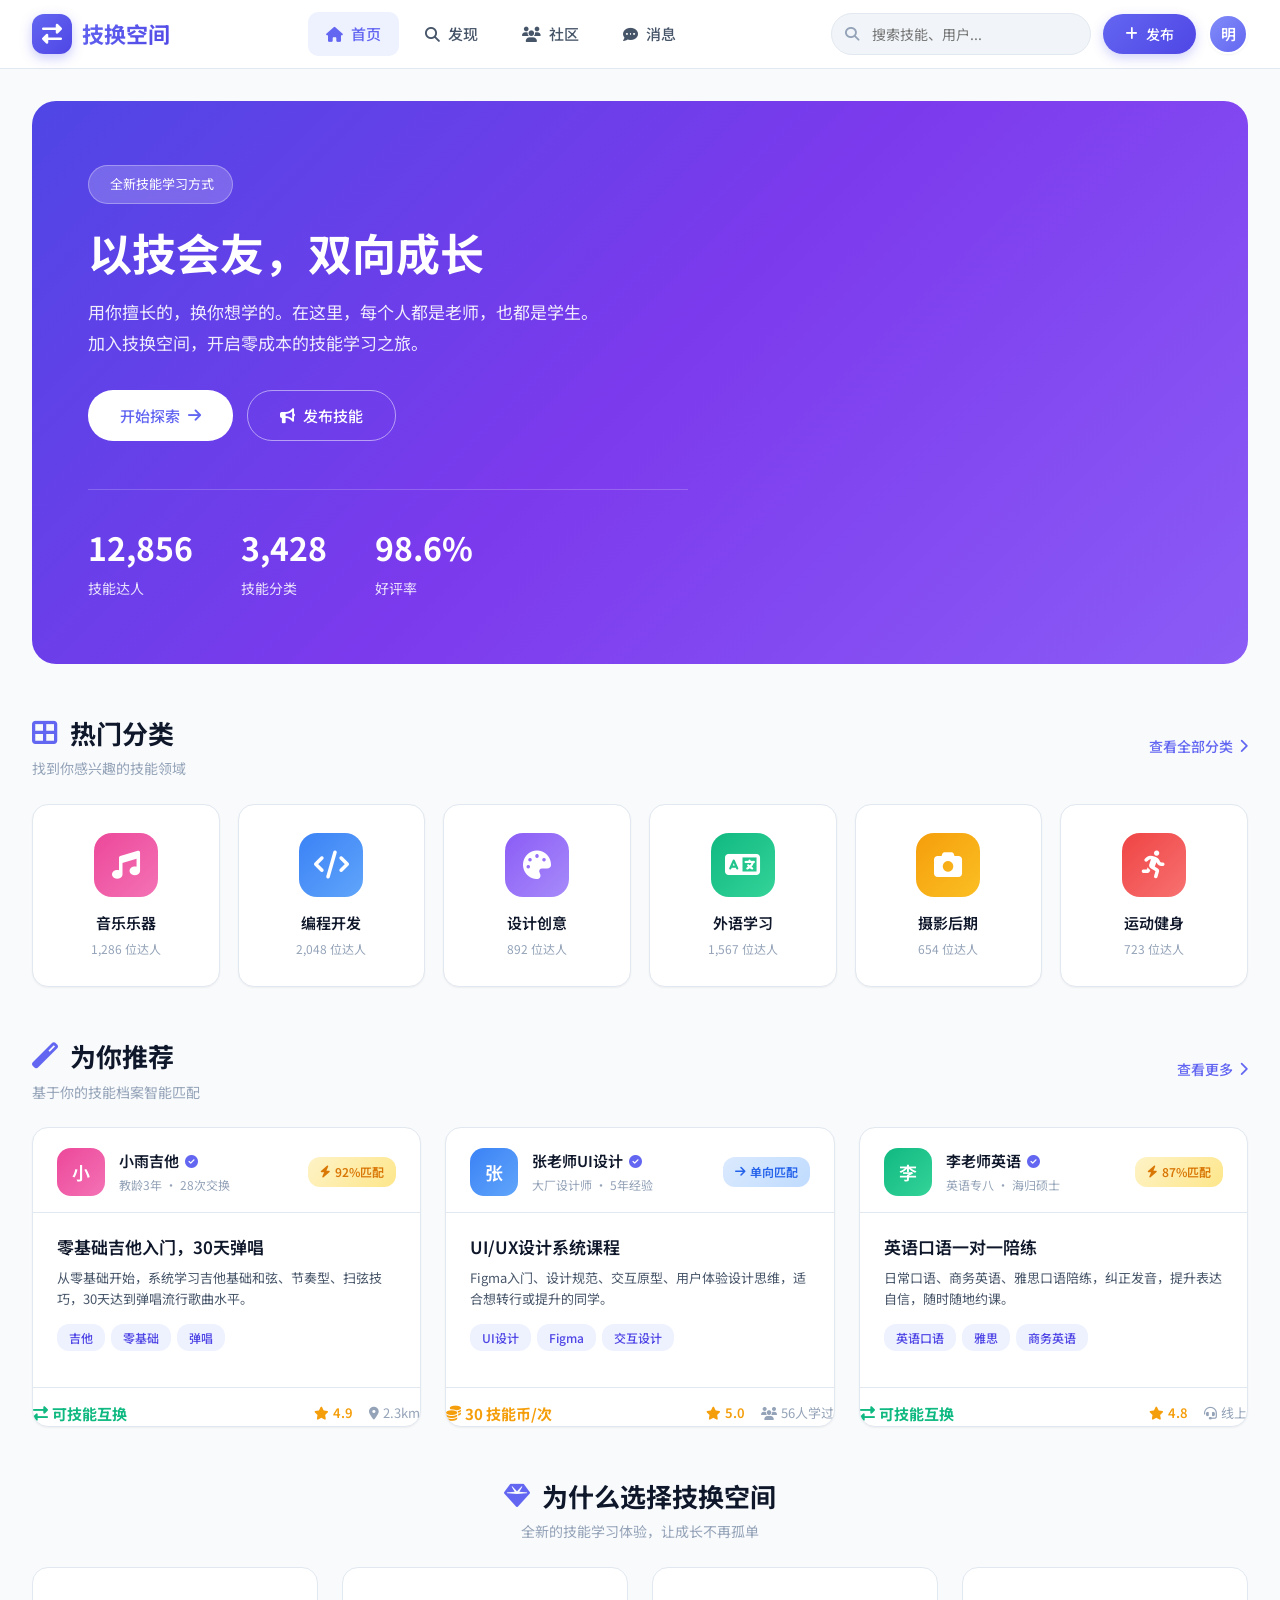
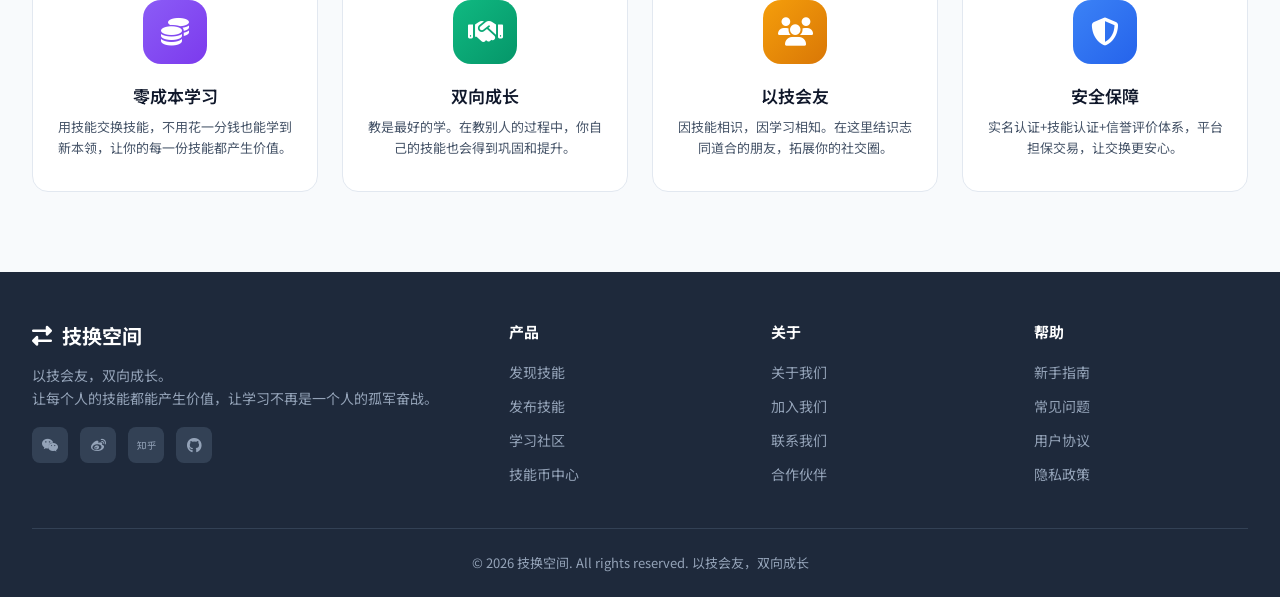
<file: index.html>
<!DOCTYPE html>
<html lang="zh-CN">
<head>
<meta charset="UTF-8">
<meta name="viewport" content="width=device-width, initial-scale=1.0">
<title>技换空间 - 以技会友，双向成长</title>
<link rel="stylesheet" href="https://cdnjs.cloudflare.com/ajax/libs/font-awesome/6.5.1/css/all.min.css">
<link href="https://fonts.googleapis.com/css2?family=Noto+Sans+SC:wght@300;400;500;700&display=swap" rel="stylesheet">
<link rel="stylesheet" href="css/style.css">
<style>
.hero-section {
  background: linear-gradient(135deg, #4F46E5 0%, #7C3AED 50%, #8B5CF6 100%);
  border-radius: var(--radius-xl);
  padding: 64px 56px;
  color: white;
  position: relative;
  overflow: hidden;
  margin-bottom: 48px;
}
.hero-content { position: relative; z-index: 1; max-width: 600px; }
.hero-badge {
  display: inline-block;
  padding: 8px 18px;
  background: rgba(255,255,255,0.2);
  border-radius: 20px;
  font-size: 13px;
  margin-bottom: 20px;
  backdrop-filter: blur(10px);
  border: 1px solid rgba(255,255,255,0.3);
}
.hero-title { font-size: 44px; font-weight: 700; line-height: 1.3; margin-bottom: 16px; }
.hero-desc { font-size: 17px; opacity: 0.9; margin-bottom: 32px; line-height: 1.8; }
.hero-btns { display: flex; gap: 14px; }
.hero-stats {
  display: flex;
  gap: 48px;
  margin-top: 48px;
  padding-top: 32px;
  border-top: 1px solid rgba(255,255,255,0.2);
}
.hero-stat-num { font-size: 32px; font-weight: 700; margin-bottom: 4px; }
.hero-stat-label { font-size: 14px; opacity: 0.85; }

.category-grid {
  display: grid;
  grid-template-columns: repeat(6, 1fr);
  gap: 18px;
  margin-bottom: 48px;
}

.features-grid {
  display: grid;
  grid-template-columns: repeat(4, 1fr);
  gap: 24px;
}
.feature-card {
  background: var(--card);
  border-radius: var(--radius-lg);
  padding: 32px 24px;
  text-align: center;
  border: 1px solid var(--border);
  transition: var(--transition);
}
.feature-card:hover { transform: translateY(-4px); box-shadow: var(--shadow-md); }
.feature-icon {
  width: 64px;
  height: 64px;
  border-radius: 18px;
  display: flex;
  align-items: center;
  justify-content: center;
  font-size: 28px;
  color: white;
  margin: 0 auto 18px;
}
.feature-title { font-size: 17px; font-weight: 600; margin-bottom: 8px; }
.feature-desc { font-size: 13px; color: var(--text-secondary); line-height: 1.6; }
</style>
</head>
<body>

<nav class="navbar">
  <div class="nav-container">
    <div class="logo" onclick="location.href='index.html'">
      <div class="logo-icon"><i class="fas fa-exchange-alt"></i></div>
      <span class="logo-text">技换空间</span>
    </div>
    <div class="nav-links">
      <a class="nav-link active" href="index.html"><i class="fas fa-home"></i> 首页</a>
      <a class="nav-link" href="discover.html"><i class="fas fa-search"></i> 发现</a>
      <a class="nav-link" href="community.html"><i class="fas fa-users"></i> 社区</a>
      <a class="nav-link" href="message.html"><i class="fas fa-comment-dots"></i> 消息</a>
    </div>
    <div class="nav-right">
      <div class="search-box">
        <i class="fas fa-search"></i>
        <input type="text" placeholder="搜索技能、用户...">
      </div>
      <button class="btn btn-primary" onclick="location.href='publish.html'">
        <i class="fas fa-plus"></i> 发布
      </button>
      <div class="nav-avatar" onclick="location.href='profile.html'">明</div>
    </div>
  </div>
</nav>

<main class="main-content">

  <!-- Hero区域 -->
  <section class="hero-section">
    <div class="hero-content">
      <div class="hero-badge"><i class="fas fa-sparkles"></i> 全新技能学习方式</div>
      <h1 class="hero-title">以技会友，双向成长</h1>
      <p class="hero-desc">
        用你擅长的，换你想学的。在这里，每个人都是老师，也都是学生。<br>
        加入技换空间，开启零成本的技能学习之旅。
      </p>
      <div class="hero-btns">
        <button class="btn btn-white" onclick="location.href='discover.html'" style="padding: 14px 32px; font-size: 15px;">
          开始探索 <i class="fas fa-arrow-right"></i>
        </button>
        <button class="btn btn-outline-white" onclick="location.href='publish.html'" style="padding: 14px 32px; font-size: 15px;">
          <i class="fas fa-bullhorn"></i> 发布技能
        </button>
      </div>
      <div class="hero-stats">
        <div>
          <div class="hero-stat-num">12,856</div>
          <div class="hero-stat-label">技能达人</div>
        </div>
        <div>
          <div class="hero-stat-num">3,428</div>
          <div class="hero-stat-label">技能分类</div>
        </div>
        <div>
          <div class="hero-stat-num">98.6%</div>
          <div class="hero-stat-label">好评率</div>
        </div>
      </div>
    </div>
  </section>

  <!-- 热门分类 -->
  <section style="margin-bottom: 48px;">
    <div class="section-header">
      <div>
        <div class="section-title"><i class="fas fa-th-large"></i> 热门分类</div>
        <div class="section-subtitle">找到你感兴趣的技能领域</div>
      </div>
      <a class="section-more" href="discover.html">查看全部分类 <i class="fas fa-chevron-right"></i></a>
    </div>
    <div class="category-grid">
      <div class="category-card" onclick="location.href='discover.html'">
        <div style="width: 64px; height: 64px; border-radius: 18px; display: flex; align-items: center; justify-content: center; font-size: 28px; color: white; margin: 0 auto 14px; background: linear-gradient(135deg, #EC4899, #F472B6);">
          <i class="fas fa-music"></i>
        </div>
        <div style="font-size: 15px; font-weight: 600; margin-bottom: 4px; text-align: center;">音乐乐器</div>
        <div style="font-size: 12px; color: var(--text-light); text-align: center;">1,286 位达人</div>
      </div>
      <div class="category-card" onclick="location.href='discover.html'">
        <div style="width: 64px; height: 64px; border-radius: 18px; display: flex; align-items: center; justify-content: center; font-size: 28px; color: white; margin: 0 auto 14px; background: linear-gradient(135deg, #3B82F6, #60A5FA);">
          <i class="fas fa-code"></i>
        </div>
        <div style="font-size: 15px; font-weight: 600; margin-bottom: 4px; text-align: center;">编程开发</div>
        <div style="font-size: 12px; color: var(--text-light); text-align: center;">2,048 位达人</div>
      </div>
      <div class="category-card" onclick="location.href='discover.html'">
        <div style="width: 64px; height: 64px; border-radius: 18px; display: flex; align-items: center; justify-content: center; font-size: 28px; color: white; margin: 0 auto 14px; background: linear-gradient(135deg, #8B5CF6, #A78BFA);">
          <i class="fas fa-palette"></i>
        </div>
        <div style="font-size: 15px; font-weight: 600; margin-bottom: 4px; text-align: center;">设计创意</div>
        <div style="font-size: 12px; color: var(--text-light); text-align: center;">892 位达人</div>
      </div>
      <div class="category-card" onclick="location.href='discover.html'">
        <div style="width: 64px; height: 64px; border-radius: 18px; display: flex; align-items: center; justify-content: center; font-size: 28px; color: white; margin: 0 auto 14px; background: linear-gradient(135deg, #10B981, #34D399);">
          <i class="fas fa-language"></i>
        </div>
        <div style="font-size: 15px; font-weight: 600; margin-bottom: 4px; text-align: center;">外语学习</div>
        <div style="font-size: 12px; color: var(--text-light); text-align: center;">1,567 位达人</div>
      </div>
      <div class="category-card" onclick="location.href='discover.html'">
        <div style="width: 64px; height: 64px; border-radius: 18px; display: flex; align-items: center; justify-content: center; font-size: 28px; color: white; margin: 0 auto 14px; background: linear-gradient(135deg, #F59E0B, #FBBF24);">
          <i class="fas fa-camera"></i>
        </div>
        <div style="font-size: 15px; font-weight: 600; margin-bottom: 4px; text-align: center;">摄影后期</div>
        <div style="font-size: 12px; color: var(--text-light); text-align: center;">654 位达人</div>
      </div>
      <div class="category-card" onclick="location.href='discover.html'">
        <div style="width: 64px; height: 64px; border-radius: 18px; display: flex; align-items: center; justify-content: center; font-size: 28px; color: white; margin: 0 auto 14px; background: linear-gradient(135deg, #EF4444, #F87171);">
          <i class="fas fa-running"></i>
        </div>
        <div style="font-size: 15px; font-weight: 600; margin-bottom: 4px; text-align: center;">运动健身</div>
        <div style="font-size: 12px; color: var(--text-light); text-align: center;">723 位达人</div>
      </div>
    </div>
  </section>

  <!-- 为你推荐 -->
  <section style="margin-bottom: 48px;">
    <div class="section-header">
      <div>
        <div class="section-title"><i class="fas fa-magic"></i> 为你推荐</div>
        <div class="section-subtitle">基于你的技能档案智能匹配</div>
      </div>
      <a class="section-more" href="discover.html">查看更多 <i class="fas fa-chevron-right"></i></a>
    </div>
    <div class="skills-grid">
      <div class="skill-card" onclick="location.href='skill-detail.html'">
        <div class="skill-card-header">
          <div class="skill-avatar" style="background: linear-gradient(135deg, #EC4899, #F472B6);">小</div>
          <div class="skill-user-info">
            <div class="skill-user-name">小雨吉他 <i class="fas fa-check-circle verify-badge"></i></div>
            <div class="skill-user-desc">教龄3年 · 28次交换</div>
          </div>
          <div class="match-badge high"><i class="fas fa-bolt"></i> 92%匹配</div>
        </div>
        <div class="skill-card-body">
          <div class="skill-title">零基础吉他入门，30天弹唱</div>
          <div class="skill-desc">从零基础开始，系统学习吉他基础和弦、节奏型、扫弦技巧，30天达到弹唱流行歌曲水平。</div>
          <div class="skill-tags">
            <span class="skill-tag">吉他</span>
            <span class="skill-tag">零基础</span>
            <span class="skill-tag">弹唱</span>
          </div>
        </div>
        <div class="skill-card-footer">
          <div class="skill-price exchange"><i class="fas fa-exchange-alt"></i> 可技能互换</div>
          <div class="skill-meta">
            <span class="skill-rating"><i class="fas fa-star"></i> 4.9</span>
            <span><i class="fas fa-map-marker-alt"></i> 2.3km</span>
          </div>
        </div>
      </div>
      <div class="skill-card" onclick="location.href='skill-detail.html'">
        <div class="skill-card-header">
          <div class="skill-avatar" style="background: linear-gradient(135deg, #3B82F6, #60A5FA);">张</div>
          <div class="skill-user-info">
            <div class="skill-user-name">张老师UI设计 <i class="fas fa-check-circle verify-badge"></i></div>
            <div class="skill-user-desc">大厂设计师 · 5年经验</div>
          </div>
          <div class="match-badge single"><i class="fas fa-arrow-right"></i> 单向匹配</div>
        </div>
        <div class="skill-card-body">
          <div class="skill-title">UI/UX设计系统课程</div>
          <div class="skill-desc">Figma入门、设计规范、交互原型、用户体验设计思维，适合想转行或提升的同学。</div>
          <div class="skill-tags">
            <span class="skill-tag">UI设计</span>
            <span class="skill-tag">Figma</span>
            <span class="skill-tag">交互设计</span>
          </div>
        </div>
        <div class="skill-card-footer">
          <div class="skill-price coin"><i class="fas fa-coins"></i> 30 技能币/次</div>
          <div class="skill-meta">
            <span class="skill-rating"><i class="fas fa-star"></i> 5.0</span>
            <span><i class="fas fa-users"></i> 56人学过</span>
          </div>
        </div>
      </div>
      <div class="skill-card" onclick="location.href='skill-detail.html'">
        <div class="skill-card-header">
          <div class="skill-avatar" style="background: linear-gradient(135deg, #10B981, #34D399);">李</div>
          <div class="skill-user-info">
            <div class="skill-user-name">李老师英语 <i class="fas fa-check-circle verify-badge"></i></div>
            <div class="skill-user-desc">英语专八 · 海归硕士</div>
          </div>
          <div class="match-badge high"><i class="fas fa-bolt"></i> 87%匹配</div>
        </div>
        <div class="skill-card-body">
          <div class="skill-title">英语口语一对一陪练</div>
          <div class="skill-desc">日常口语、商务英语、雅思口语陪练，纠正发音，提升表达自信，随时随地约课。</div>
          <div class="skill-tags">
            <span class="skill-tag">英语口语</span>
            <span class="skill-tag">雅思</span>
            <span class="skill-tag">商务英语</span>
          </div>
        </div>
        <div class="skill-card-footer">
          <div class="skill-price exchange"><i class="fas fa-exchange-alt"></i> 可技能互换</div>
          <div class="skill-meta">
            <span class="skill-rating"><i class="fas fa-star"></i> 4.8</span>
            <span><i class="fas fa-headset"></i> 线上</span>
          </div>
        </div>
      </div>
    </div>
  </section>

  <!-- 特色优势 -->
  <section style="margin-bottom: 48px;">
    <div class="section-header" style="justify-content: center; text-align: center; flex-direction: column;">
      <div class="section-title" style="justify-content: center;"><i class="fas fa-gem"></i> 为什么选择技换空间</div>
      <div class="section-subtitle">全新的技能学习体验，让成长不再孤单</div>
    </div>
    <div class="features-grid">
      <div class="feature-card">
        <div class="feature-icon" style="background: linear-gradient(135deg, #8B5CF6, #7C3AED);">
          <i class="fas fa-coins"></i>
        </div>
        <div class="feature-title">零成本学习</div>
        <div class="feature-desc">用技能交换技能，不用花一分钱也能学到新本领，让你的每一份技能都产生价值。</div>
      </div>
      <div class="feature-card">
        <div class="feature-icon" style="background: linear-gradient(135deg, #10B981, #059669);">
          <i class="fas fa-handshake"></i>
        </div>
        <div class="feature-title">双向成长</div>
        <div class="feature-desc">教是最好的学。在教别人的过程中，你自己的技能也会得到巩固和提升。</div>
      </div>
      <div class="feature-card">
        <div class="feature-icon" style="background: linear-gradient(135deg, #F59E0B, #D97706);">
          <i class="fas fa-users"></i>
        </div>
        <div class="feature-title">以技会友</div>
        <div class="feature-desc">因技能相识，因学习相知。在这里结识志同道合的朋友，拓展你的社交圈。</div>
      </div>
      <div class="feature-card">
        <div class="feature-icon" style="background: linear-gradient(135deg, #3B82F6, #2563EB);">
          <i class="fas fa-shield-alt"></i>
        </div>
        <div class="feature-title">安全保障</div>
        <div class="feature-desc">实名认证+技能认证+信誉评价体系，平台担保交易，让交换更安心。</div>
      </div>
    </div>
  </section>

</main>

<footer class="footer">
  <div class="footer-container">
    <div class="footer-brand">
      <h3><i class="fas fa-exchange-alt"></i> 技换空间</h3>
      <p>以技会友，双向成长。<br>让每个人的技能都能产生价值，让学习不再是一个人的孤军奋战。</p>
      <div class="footer-social">
        <a><i class="fab fa-weixin"></i></a>
        <a><i class="fab fa-weibo"></i></a>
        <a><i class="fab fa-zhihu"></i></a>
        <a><i class="fab fa-github"></i></a>
      </div>
    </div>
    <div class="footer-col">
      <h4>产品</h4>
      <ul>
        <li><a href="discover.html">发现技能</a></li>
        <li><a href="publish.html">发布技能</a></li>
        <li><a href="community.html">学习社区</a></li>
        <li><a>技能币中心</a></li>
      </ul>
    </div>
    <div class="footer-col">
      <h4>关于</h4>
      <ul>
        <li><a>关于我们</a></li>
        <li><a>加入我们</a></li>
        <li><a>联系我们</a></li>
        <li><a>合作伙伴</a></li>
      </ul>
    </div>
    <div class="footer-col">
      <h4>帮助</h4>
      <ul>
        <li><a>新手指南</a></li>
        <li><a>常见问题</a></li>
        <li><a>用户协议</a></li>
        <li><a>隐私政策</a></li>
      </ul>
    </div>
  </div>
  <div class="footer-bottom">
    © 2026 技换空间. All rights reserved. 以技会友，双向成长
  </div>
</footer>

</body>
</html>
</file>
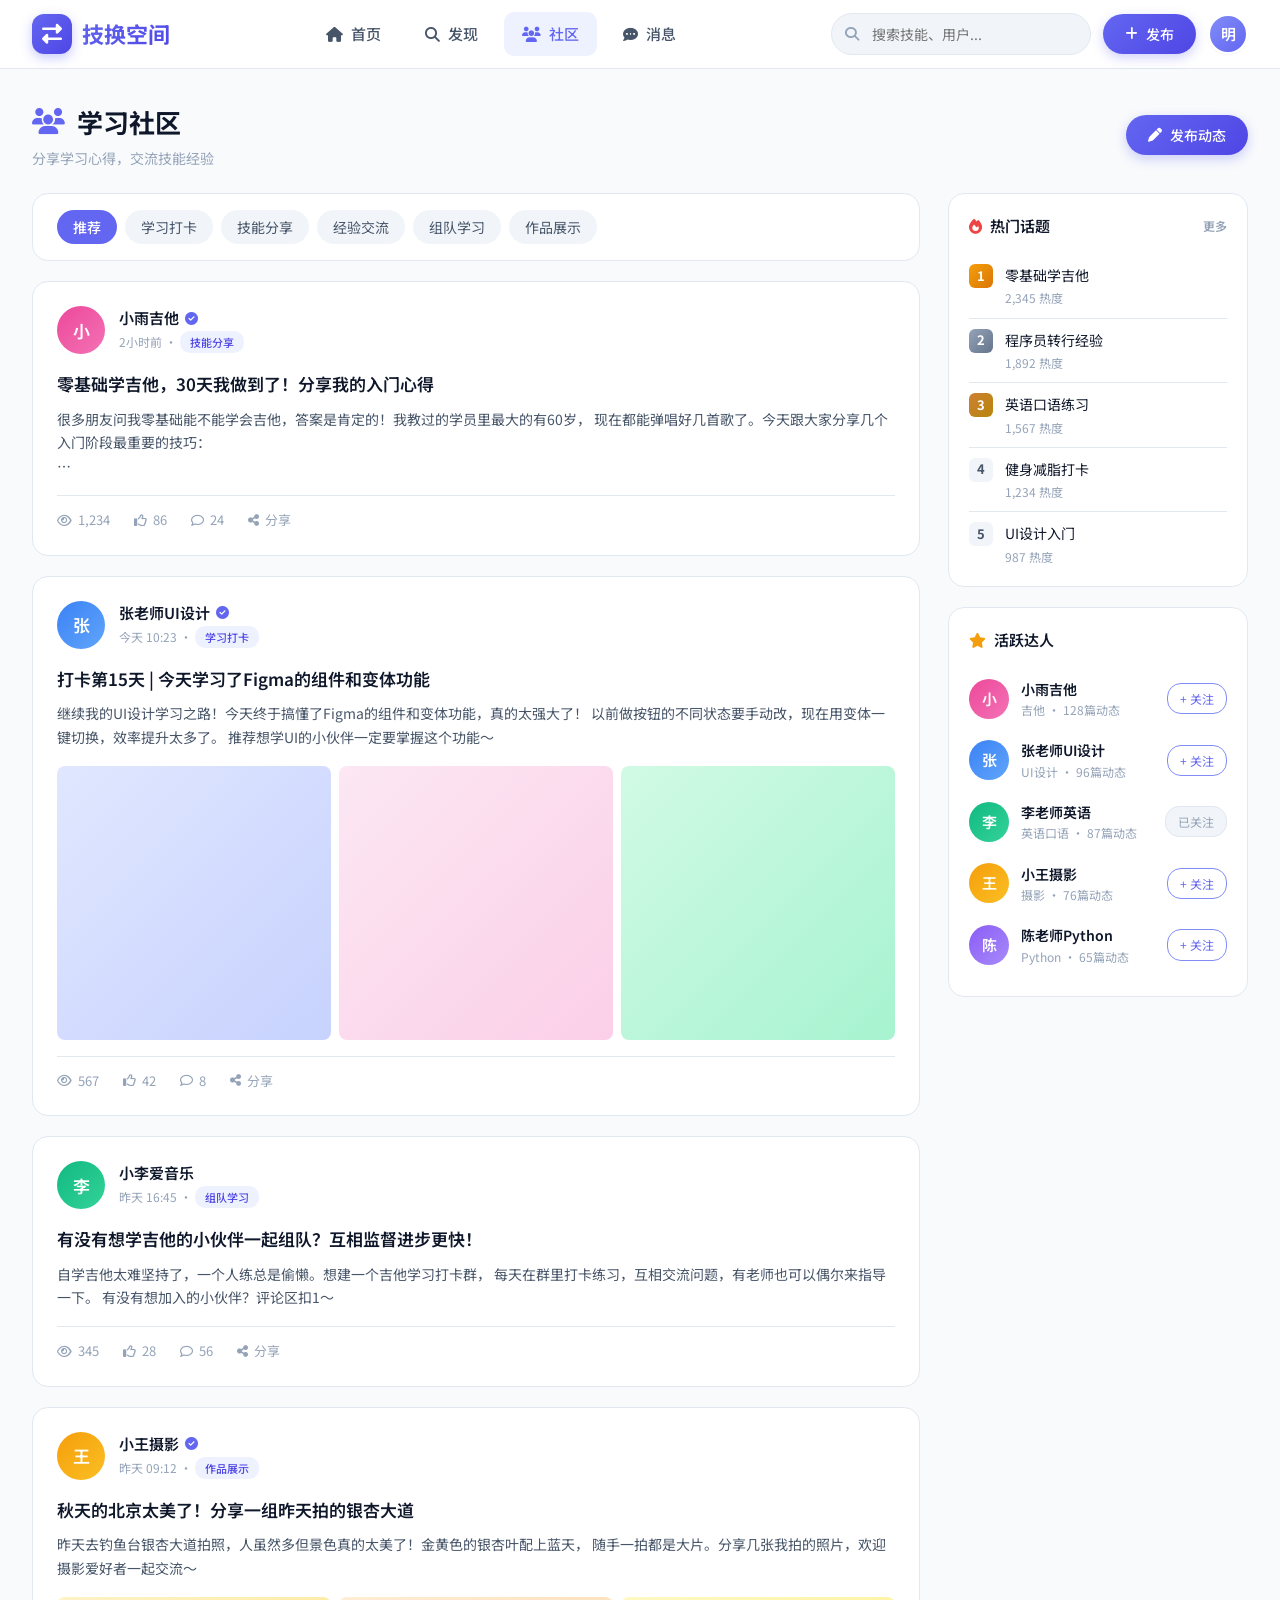
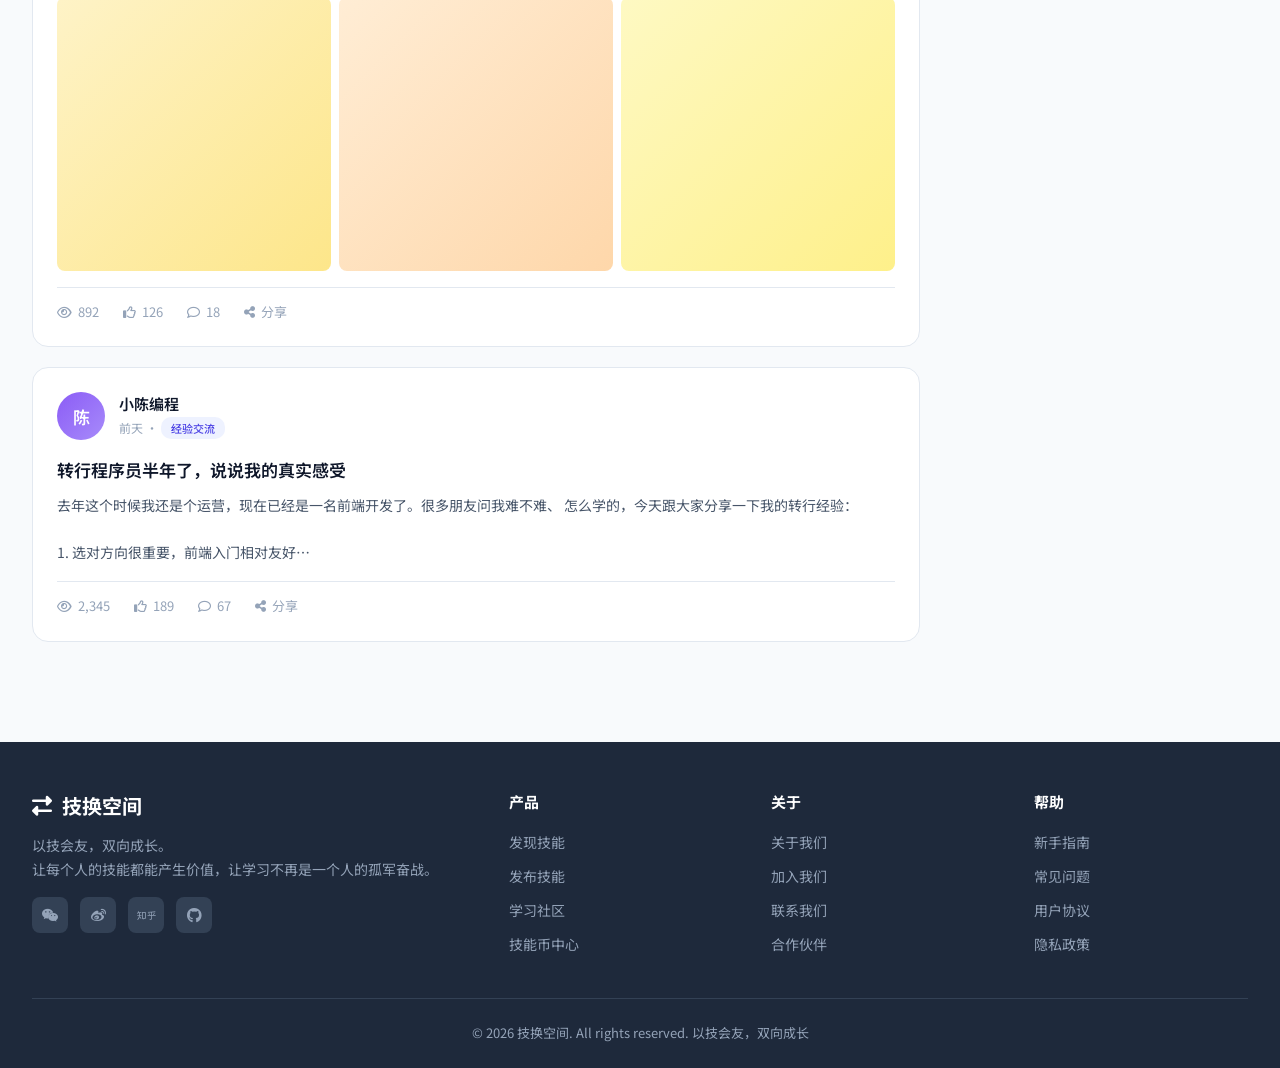
<file: community.html>
<!DOCTYPE html>
<html lang="zh-CN">
<head>
<meta charset="UTF-8">
<meta name="viewport" content="width=device-width, initial-scale=1.0">
<title>社区 - 技换空间</title>
<link rel="stylesheet" href="https://cdnjs.cloudflare.com/ajax/libs/font-awesome/6.5.1/css/all.min.css">
<link href="https://fonts.googleapis.com/css2?family=Noto+Sans+SC:wght@300;400;500;700&display=swap" rel="stylesheet">
<link rel="stylesheet" href="css/style.css">
</head>
<body>

<nav class="navbar">
  <div class="nav-container">
    <div class="logo" onclick="location.href='index.html'">
      <div class="logo-icon"><i class="fas fa-exchange-alt"></i></div>
      <span class="logo-text">技换空间</span>
    </div>
    <div class="nav-links">
      <a class="nav-link" href="index.html"><i class="fas fa-home"></i> 首页</a>
      <a class="nav-link" href="discover.html"><i class="fas fa-search"></i> 发现</a>
      <a class="nav-link active" href="community.html"><i class="fas fa-users"></i> 社区</a>
      <a class="nav-link" href="message.html"><i class="fas fa-comment-dots"></i> 消息</a>
    </div>
    <div class="nav-right">
      <div class="search-box">
        <i class="fas fa-search"></i>
        <input type="text" placeholder="搜索技能、用户...">
      </div>
      <button class="btn btn-primary" onclick="location.href='publish.html'">
        <i class="fas fa-plus"></i> 发布
      </button>
      <div class="nav-avatar" onclick="location.href='profile.html'">明</div>
    </div>
  </div>
</nav>

<main class="main-content">
  <div class="section-header">
    <div>
      <div class="section-title"><i class="fas fa-users"></i> 学习社区</div>
      <div class="section-subtitle">分享学习心得，交流技能经验</div>
    </div>
    <button class="btn btn-primary">
      <i class="fas fa-pen"></i> 发布动态
    </button>
  </div>

  <div class="community-layout">
    <div class="community-main">
      <!-- 标签分类 -->
      <div style="background: var(--card); border-radius: var(--radius-lg); padding: 16px 24px; border: 1px solid var(--border); margin-bottom: 20px; display: flex; gap: 8px; flex-wrap: wrap;">
        <span style="padding: 6px 16px; background: var(--primary); color: white; border-radius: 20px; font-size: 14px; font-weight: 500; cursor: pointer;">推荐</span>
        <span style="padding: 6px 16px; background: var(--bg-gray); color: var(--text-secondary); border-radius: 20px; font-size: 14px; cursor: pointer; transition: var(--transition);">学习打卡</span>
        <span style="padding: 6px 16px; background: var(--bg-gray); color: var(--text-secondary); border-radius: 20px; font-size: 14px; cursor: pointer; transition: var(--transition);">技能分享</span>
        <span style="padding: 6px 16px; background: var(--bg-gray); color: var(--text-secondary); border-radius: 20px; font-size: 14px; cursor: pointer; transition: var(--transition);">经验交流</span>
        <span style="padding: 6px 16px; background: var(--bg-gray); color: var(--text-secondary); border-radius: 20px; font-size: 14px; cursor: pointer; transition: var(--transition);">组队学习</span>
        <span style="padding: 6px 16px; background: var(--bg-gray); color: var(--text-secondary); border-radius: 20px; font-size: 14px; cursor: pointer; transition: var(--transition);">作品展示</span>
      </div>

      <!-- 帖子列表 -->
      <div class="post-card">
        <div class="post-header">
          <div class="post-avatar" style="background: linear-gradient(135deg, #EC4899, #F472B6);">小</div>
          <div class="post-info">
            <div class="post-author">小雨吉他 <i class="fas fa-check-circle" style="color: var(--primary); font-size: 13px;"></i></div>
            <div class="post-meta">2小时前 · <span class="post-category-tag">技能分享</span></div>
          </div>
        </div>
        <h3 class="post-title">零基础学吉他，30天我做到了！分享我的入门心得</h3>
        <p class="post-content">
          很多朋友问我零基础能不能学会吉他，答案是肯定的！我教过的学员里最大的有60岁，
          现在都能弹唱好几首歌了。今天跟大家分享几个入门阶段最重要的技巧：
          <br><br>
          1. 手指疼痛是正常的，坚持一周就好了<br>
          2. 和弦转换要慢练，不要急于求成<br>
          3. 每天练20分钟比周末练3小时效果好<br>
          4. 找一首你特别喜欢的歌作为目标，会更有动力
          <br><br>
          想学吉他的朋友欢迎一起交流～
        </p>
        <div class="post-footer">
          <span class="post-footer-item"><i class="far fa-eye"></i> 1,234</span>
          <span class="post-footer-item"><i class="far fa-thumbs-up"></i> 86</span>
          <span class="post-footer-item"><i class="far fa-comment"></i> 24</span>
          <span class="post-footer-item"><i class="fas fa-share-alt"></i> 分享</span>
        </div>
      </div>

      <div class="post-card">
        <div class="post-header">
          <div class="post-avatar" style="background: linear-gradient(135deg, #3B82F6, #60A5FA);">张</div>
          <div class="post-info">
            <div class="post-author">张老师UI设计 <i class="fas fa-check-circle" style="color: var(--primary); font-size: 13px;"></i></div>
            <div class="post-meta">今天 10:23 · <span class="post-category-tag">学习打卡</span></div>
          </div>
        </div>
        <h3 class="post-title">打卡第15天 | 今天学习了Figma的组件和变体功能</h3>
        <p class="post-content">
          继续我的UI设计学习之路！今天终于搞懂了Figma的组件和变体功能，真的太强大了！
          以前做按钮的不同状态要手动改，现在用变体一键切换，效率提升太多了。
          推荐想学UI的小伙伴一定要掌握这个功能～
        </p>
        <div class="post-images">
          <div class="post-image" style="background: linear-gradient(135deg, #E0E7FF, #C7D2FE);"></div>
          <div class="post-image" style="background: linear-gradient(135deg, #FCE7F3, #FBCFE8);"></div>
          <div class="post-image" style="background: linear-gradient(135deg, #D1FAE5, #A7F3D0);"></div>
        </div>
        <div class="post-footer">
          <span class="post-footer-item"><i class="far fa-eye"></i> 567</span>
          <span class="post-footer-item"><i class="far fa-thumbs-up"></i> 42</span>
          <span class="post-footer-item"><i class="far fa-comment"></i> 8</span>
          <span class="post-footer-item"><i class="fas fa-share-alt"></i> 分享</span>
        </div>
      </div>

      <div class="post-card">
        <div class="post-header">
          <div class="post-avatar" style="background: linear-gradient(135deg, #10B981, #34D399);">李</div>
          <div class="post-info">
            <div class="post-author">小李爱音乐</div>
            <div class="post-meta">昨天 16:45 · <span class="post-category-tag">组队学习</span></div>
          </div>
        </div>
        <h3 class="post-title">有没有想学吉他的小伙伴一起组队？互相监督进步更快！</h3>
        <p class="post-content">
          自学吉他太难坚持了，一个人练总是偷懒。想建一个吉他学习打卡群，
          每天在群里打卡练习，互相交流问题，有老师也可以偶尔来指导一下。
          有没有想加入的小伙伴？评论区扣1～
        </p>
        <div class="post-footer">
          <span class="post-footer-item"><i class="far fa-eye"></i> 345</span>
          <span class="post-footer-item"><i class="far fa-thumbs-up"></i> 28</span>
          <span class="post-footer-item"><i class="far fa-comment"></i> 56</span>
          <span class="post-footer-item"><i class="fas fa-share-alt"></i> 分享</span>
        </div>
      </div>

      <div class="post-card">
        <div class="post-header">
          <div class="post-avatar" style="background: linear-gradient(135deg, #F59E0B, #FBBF24);">王</div>
          <div class="post-info">
            <div class="post-author">小王摄影 <i class="fas fa-check-circle" style="color: var(--primary); font-size: 13px;"></i></div>
            <div class="post-meta">昨天 09:12 · <span class="post-category-tag">作品展示</span></div>
          </div>
        </div>
        <h3 class="post-title">秋天的北京太美了！分享一组昨天拍的银杏大道</h3>
        <p class="post-content">
          昨天去钓鱼台银杏大道拍照，人虽然多但景色真的太美了！金黄色的银杏叶配上蓝天，
          随手一拍都是大片。分享几张我拍的照片，欢迎摄影爱好者一起交流～
        </p>
        <div class="post-images">
          <div class="post-image" style="background: linear-gradient(135deg, #FEF3C7, #FDE68A);"></div>
          <div class="post-image" style="background: linear-gradient(135deg, #FFEDD5, #FED7AA);"></div>
          <div class="post-image" style="background: linear-gradient(135deg, #FEF9C3, #FEF08A);"></div>
        </div>
        <div class="post-footer">
          <span class="post-footer-item"><i class="far fa-eye"></i> 892</span>
          <span class="post-footer-item"><i class="far fa-thumbs-up"></i> 126</span>
          <span class="post-footer-item"><i class="far fa-comment"></i> 18</span>
          <span class="post-footer-item"><i class="fas fa-share-alt"></i> 分享</span>
        </div>
      </div>

      <div class="post-card">
        <div class="post-header">
          <div class="post-avatar" style="background: linear-gradient(135deg, #8B5CF6, #A78BFA);">陈</div>
          <div class="post-info">
            <div class="post-author">小陈编程</div>
            <div class="post-meta">前天 · <span class="post-category-tag">经验交流</span></div>
          </div>
        </div>
        <h3 class="post-title">转行程序员半年了，说说我的真实感受</h3>
        <p class="post-content">
          去年这个时候我还是个运营，现在已经是一名前端开发了。很多朋友问我难不难、
          怎么学的，今天跟大家分享一下我的转行经验：
          <br><br>
          1. 选对方向很重要，前端入门相对友好<br>
          2. 不要只看视频，一定要多写代码<br>
          3. 做项目是最好的学习方式<br>
          4. 可以找个老师带一带，少走很多弯路
          <br><br>
          有想转码的朋友欢迎交流，我也是从零基础过来的～
        </p>
        <div class="post-footer">
          <span class="post-footer-item"><i class="far fa-eye"></i> 2,345</span>
          <span class="post-footer-item"><i class="far fa-thumbs-up"></i> 189</span>
          <span class="post-footer-item"><i class="far fa-comment"></i> 67</span>
          <span class="post-footer-item"><i class="fas fa-share-alt"></i> 分享</span>
        </div>
      </div>
    </div>

    <!-- 侧栏 -->
    <div class="community-sidebar">
      <div class="sidebar-section">
        <div class="sidebar-section-title">
          <span><i class="fas fa-fire" style="color: var(--danger); margin-right: 8px;"></i>热门话题</span>
          <a style="font-size: 12px; color: var(--text-light); cursor: pointer;">更多</a>
        </div>
        <div class="hot-topic">
          <div class="hot-topic-rank top1">1</div>
          <div class="hot-topic-info">
            <div class="hot-topic-title">零基础学吉他</div>
            <div class="hot-topic-heat">2,345 热度</div>
          </div>
        </div>
        <div class="hot-topic">
          <div class="hot-topic-rank top2">2</div>
          <div class="hot-topic-info">
            <div class="hot-topic-title">程序员转行经验</div>
            <div class="hot-topic-heat">1,892 热度</div>
          </div>
        </div>
        <div class="hot-topic">
          <div class="hot-topic-rank top3">3</div>
          <div class="hot-topic-info">
            <div class="hot-topic-title">英语口语练习</div>
            <div class="hot-topic-heat">1,567 热度</div>
          </div>
        </div>
        <div class="hot-topic">
          <div class="hot-topic-rank">4</div>
          <div class="hot-topic-info">
            <div class="hot-topic-title">健身减脂打卡</div>
            <div class="hot-topic-heat">1,234 热度</div>
          </div>
        </div>
        <div class="hot-topic">
          <div class="hot-topic-rank">5</div>
          <div class="hot-topic-info">
            <div class="hot-topic-title">UI设计入门</div>
            <div class="hot-topic-heat">987 热度</div>
          </div>
        </div>
      </div>

      <div class="sidebar-section">
        <div class="sidebar-section-title">
          <span><i class="fas fa-star" style="color: var(--accent); margin-right: 8px;"></i>活跃达人</span>
        </div>
        <div class="active-user">
          <div class="active-user-avatar" style="background: linear-gradient(135deg, #EC4899, #F472B6);">小</div>
          <div class="active-user-info">
            <div class="active-user-name">小雨吉他</div>
            <div class="active-user-skill">吉他 · 128篇动态</div>
          </div>
          <div class="active-user-follow">+ 关注</div>
        </div>
        <div class="active-user">
          <div class="active-user-avatar" style="background: linear-gradient(135deg, #3B82F6, #60A5FA);">张</div>
          <div class="active-user-info">
            <div class="active-user-name">张老师UI设计</div>
            <div class="active-user-skill">UI设计 · 96篇动态</div>
          </div>
          <div class="active-user-follow">+ 关注</div>
        </div>
        <div class="active-user">
          <div class="active-user-avatar" style="background: linear-gradient(135deg, #10B981, #34D399);">李</div>
          <div class="active-user-info">
            <div class="active-user-name">李老师英语</div>
            <div class="active-user-skill">英语口语 · 87篇动态</div>
          </div>
          <div class="active-user-follow followed">已关注</div>
        </div>
        <div class="active-user">
          <div class="active-user-avatar" style="background: linear-gradient(135deg, #F59E0B, #FBBF24);">王</div>
          <div class="active-user-info">
            <div class="active-user-name">小王摄影</div>
            <div class="active-user-skill">摄影 · 76篇动态</div>
          </div>
          <div class="active-user-follow">+ 关注</div>
        </div>
        <div class="active-user">
          <div class="active-user-avatar" style="background: linear-gradient(135deg, #8B5CF6, #A78BFA);">陈</div>
          <div class="active-user-info">
            <div class="active-user-name">陈老师Python</div>
            <div class="active-user-skill">Python · 65篇动态</div>
          </div>
          <div class="active-user-follow">+ 关注</div>
        </div>
      </div>
    </div>
  </div>
</main>

<footer class="footer" style="margin-top: 48px;">
  <div class="footer-container">
    <div class="footer-brand">
      <h3><i class="fas fa-exchange-alt"></i> 技换空间</h3>
      <p>以技会友，双向成长。<br>让每个人的技能都能产生价值，让学习不再是一个人的孤军奋战。</p>
      <div class="footer-social">
        <a><i class="fab fa-weixin"></i></a>
        <a><i class="fab fa-weibo"></i></a>
        <a><i class="fab fa-zhihu"></i></a>
        <a><i class="fab fa-github"></i></a>
      </div>
    </div>
    <div class="footer-col">
      <h4>产品</h4>
      <ul>
        <li><a href="discover.html">发现技能</a></li>
        <li><a href="publish.html">发布技能</a></li>
        <li><a href="community.html">学习社区</a></li>
        <li><a>技能币中心</a></li>
      </ul>
    </div>
    <div class="footer-col">
      <h4>关于</h4>
      <ul>
        <li><a>关于我们</a></li>
        <li><a>加入我们</a></li>
        <li><a>联系我们</a></li>
        <li><a>合作伙伴</a></li>
      </ul>
    </div>
    <div class="footer-col">
      <h4>帮助</h4>
      <ul>
        <li><a>新手指南</a></li>
        <li><a>常见问题</a></li>
        <li><a>用户协议</a></li>
        <li><a>隐私政策</a></li>
      </ul>
    </div>
  </div>
  <div class="footer-bottom">
    © 2026 技换空间. All rights reserved. 以技会友，双向成长
  </div>
</footer>

<script>
// 关注按钮切换
document.querySelectorAll('.active-user-follow').forEach(btn => {
  btn.addEventListener('click', function() {
    if (this.classList.contains('followed')) {
      this.classList.remove('followed');
      this.textContent = '+ 关注';
    } else {
      this.classList.add('followed');
      this.textContent = '已关注';
    }
  });
});
</script>

</body>
</html>
</file>
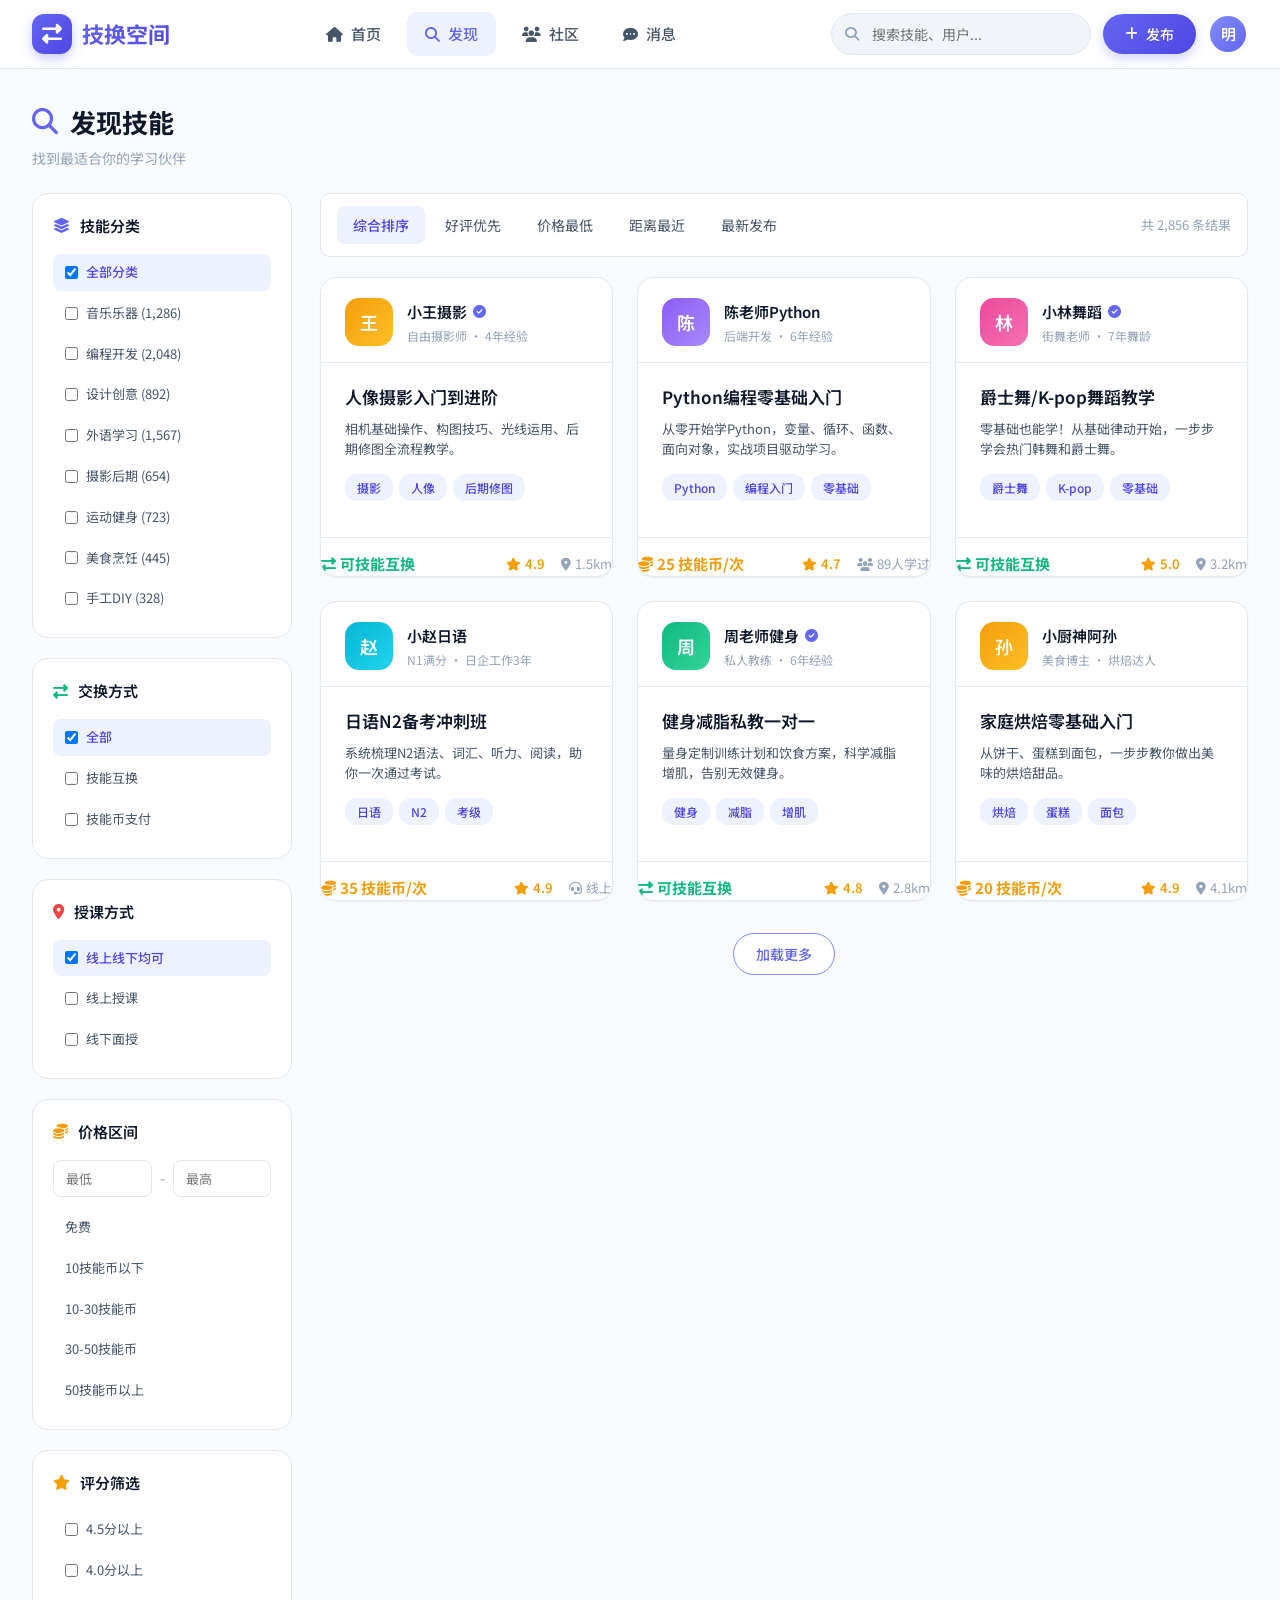
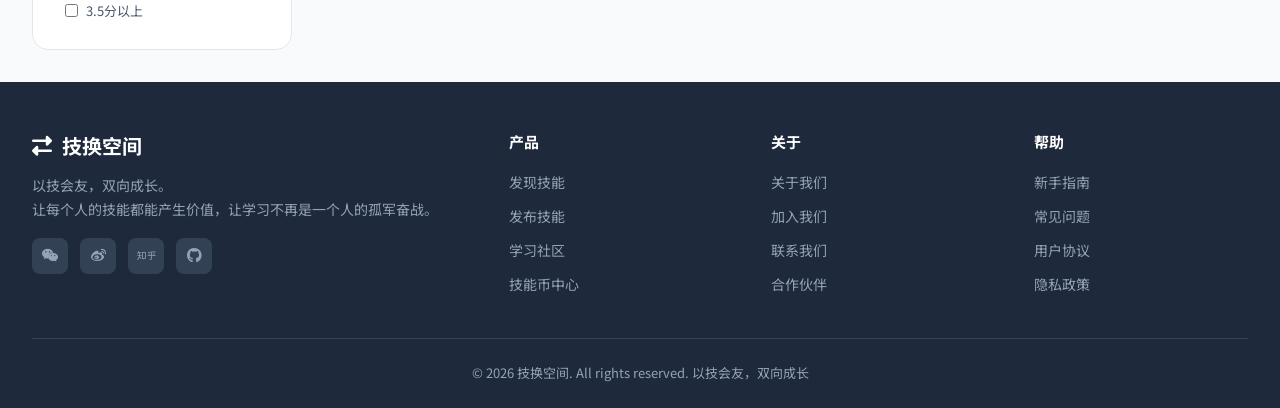
<file: discover.html>
<!DOCTYPE html>
<html lang="zh-CN">
<head>
<meta charset="UTF-8">
<meta name="viewport" content="width=device-width, initial-scale=1.0">
<title>发现技能 - 技换空间</title>
<link rel="stylesheet" href="https://cdnjs.cloudflare.com/ajax/libs/font-awesome/6.5.1/css/all.min.css">
<link href="https://fonts.googleapis.com/css2?family=Noto+Sans+SC:wght@300;400;500;700&display=swap" rel="stylesheet">
<link rel="stylesheet" href="css/style.css">
</head>
<body>

<nav class="navbar">
  <div class="nav-container">
    <div class="logo" onclick="location.href='index.html'">
      <div class="logo-icon"><i class="fas fa-exchange-alt"></i></div>
      <span class="logo-text">技换空间</span>
    </div>
    <div class="nav-links">
      <a class="nav-link" href="index.html"><i class="fas fa-home"></i> 首页</a>
      <a class="nav-link active" href="discover.html"><i class="fas fa-search"></i> 发现</a>
      <a class="nav-link" href="community.html"><i class="fas fa-users"></i> 社区</a>
      <a class="nav-link" href="message.html"><i class="fas fa-comment-dots"></i> 消息</a>
    </div>
    <div class="nav-right">
      <div class="search-box">
        <i class="fas fa-search"></i>
        <input type="text" placeholder="搜索技能、用户...">
      </div>
      <button class="btn btn-primary" onclick="location.href='publish.html'">
        <i class="fas fa-plus"></i> 发布
      </button>
      <div class="nav-avatar" onclick="location.href='profile.html'">明</div>
    </div>
  </div>
</nav>

<main class="main-content">
  <div class="section-header">
    <div>
      <div class="section-title"><i class="fas fa-search"></i> 发现技能</div>
      <div class="section-subtitle">找到最适合你的学习伙伴</div>
    </div>
  </div>

  <div class="discover-layout">
    <!-- 侧边栏筛选 -->
    <aside class="discover-sidebar">
      <div class="sidebar-card">
        <div class="sidebar-title"><i class="fas fa-layer-group" style="color: var(--primary);"></i> 技能分类</div>
        <div class="filter-options">
          <div class="filter-option active"><input type="checkbox" checked> 全部分类</div>
          <div class="filter-option"><input type="checkbox"> 音乐乐器 (1,286)</div>
          <div class="filter-option"><input type="checkbox"> 编程开发 (2,048)</div>
          <div class="filter-option"><input type="checkbox"> 设计创意 (892)</div>
          <div class="filter-option"><input type="checkbox"> 外语学习 (1,567)</div>
          <div class="filter-option"><input type="checkbox"> 摄影后期 (654)</div>
          <div class="filter-option"><input type="checkbox"> 运动健身 (723)</div>
          <div class="filter-option"><input type="checkbox"> 美食烹饪 (445)</div>
          <div class="filter-option"><input type="checkbox"> 手工DIY (328)</div>
        </div>
      </div>

      <div class="sidebar-card">
        <div class="sidebar-title"><i class="fas fa-exchange-alt" style="color: var(--secondary);"></i> 交换方式</div>
        <div class="filter-options">
          <div class="filter-option active"><input type="checkbox" checked> 全部</div>
          <div class="filter-option"><input type="checkbox"> 技能互换</div>
          <div class="filter-option"><input type="checkbox"> 技能币支付</div>
        </div>
      </div>

      <div class="sidebar-card">
        <div class="sidebar-title"><i class="fas fa-map-marker-alt" style="color: var(--danger);"></i> 授课方式</div>
        <div class="filter-options">
          <div class="filter-option active"><input type="checkbox" checked> 线上线下均可</div>
          <div class="filter-option"><input type="checkbox"> 线上授课</div>
          <div class="filter-option"><input type="checkbox"> 线下面授</div>
        </div>
      </div>

      <div class="sidebar-card">
        <div class="sidebar-title"><i class="fas fa-coins" style="color: var(--accent);"></i> 价格区间</div>
        <div class="price-range">
          <input type="number" placeholder="最低">
          <span style="color: var(--text-light);">-</span>
          <input type="number" placeholder="最高">
        </div>
        <div class="filter-options" style="margin-top: 12px;">
          <div class="filter-option">免费</div>
          <div class="filter-option">10技能币以下</div>
          <div class="filter-option">10-30技能币</div>
          <div class="filter-option">30-50技能币</div>
          <div class="filter-option">50技能币以上</div>
        </div>
      </div>

      <div class="sidebar-card">
        <div class="sidebar-title"><i class="fas fa-star" style="color: var(--accent);"></i> 评分筛选</div>
        <div class="filter-options">
          <div class="filter-option"><input type="checkbox"> 4.5分以上</div>
          <div class="filter-option"><input type="checkbox"> 4.0分以上</div>
          <div class="filter-option"><input type="checkbox"> 3.5分以上</div>
        </div>
      </div>
    </aside>

    <!-- 主内容 -->
    <div class="discover-main">
      <div class="discover-toolbar">
        <div class="discover-tabs">
          <div class="discover-tab active">综合排序</div>
          <div class="discover-tab">好评优先</div>
          <div class="discover-tab">价格最低</div>
          <div class="discover-tab">距离最近</div>
          <div class="discover-tab">最新发布</div>
        </div>
        <div class="discover-sort"><span>共 2,856 条结果</span></div>
      </div>

      <div class="skills-grid">
        <div class="skill-card" onclick="location.href='skill-detail.html'">
          <div class="skill-card-header">
            <div class="skill-avatar" style="background: linear-gradient(135deg, #F59E0B, #FBBF24);">王</div>
            <div class="skill-user-info">
              <div class="skill-user-name">小王摄影 <i class="fas fa-check-circle verify-badge"></i></div>
              <div class="skill-user-desc">自由摄影师 · 4年经验</div>
            </div>
          </div>
          <div class="skill-card-body">
            <div class="skill-title">人像摄影入门到进阶</div>
            <div class="skill-desc">相机基础操作、构图技巧、光线运用、后期修图全流程教学。</div>
            <div class="skill-tags">
              <span class="skill-tag">摄影</span>
              <span class="skill-tag">人像</span>
              <span class="skill-tag">后期修图</span>
            </div>
          </div>
          <div class="skill-card-footer">
            <div class="skill-price exchange"><i class="fas fa-exchange-alt"></i> 可技能互换</div>
            <div class="skill-meta">
              <span class="skill-rating"><i class="fas fa-star"></i> 4.9</span>
              <span><i class="fas fa-map-marker-alt"></i> 1.5km</span>
            </div>
          </div>
        </div>

        <div class="skill-card" onclick="location.href='skill-detail.html'">
          <div class="skill-card-header">
            <div class="skill-avatar" style="background: linear-gradient(135deg, #8B5CF6, #A78BFA);">陈</div>
            <div class="skill-user-info">
              <div class="skill-user-name">陈老师Python</div>
              <div class="skill-user-desc">后端开发 · 6年经验</div>
            </div>
          </div>
          <div class="skill-card-body">
            <div class="skill-title">Python编程零基础入门</div>
            <div class="skill-desc">从零开始学Python，变量、循环、函数、面向对象，实战项目驱动学习。</div>
            <div class="skill-tags">
              <span class="skill-tag">Python</span>
              <span class="skill-tag">编程入门</span>
              <span class="skill-tag">零基础</span>
            </div>
          </div>
          <div class="skill-card-footer">
            <div class="skill-price coin"><i class="fas fa-coins"></i> 25 技能币/次</div>
            <div class="skill-meta">
              <span class="skill-rating"><i class="fas fa-star"></i> 4.7</span>
              <span><i class="fas fa-users"></i> 89人学过</span>
            </div>
          </div>
        </div>

        <div class="skill-card" onclick="location.href='skill-detail.html'">
          <div class="skill-card-header">
            <div class="skill-avatar" style="background: linear-gradient(135deg, #EC4899, #F472B6);">林</div>
            <div class="skill-user-info">
              <div class="skill-user-name">小林舞蹈 <i class="fas fa-check-circle verify-badge"></i></div>
              <div class="skill-user-desc">街舞老师 · 7年舞龄</div>
            </div>
          </div>
          <div class="skill-card-body">
            <div class="skill-title">爵士舞/K-pop舞蹈教学</div>
            <div class="skill-desc">零基础也能学！从基础律动开始，一步步学会热门韩舞和爵士舞。</div>
            <div class="skill-tags">
              <span class="skill-tag">爵士舞</span>
              <span class="skill-tag">K-pop</span>
              <span class="skill-tag">零基础</span>
            </div>
          </div>
          <div class="skill-card-footer">
            <div class="skill-price exchange"><i class="fas fa-exchange-alt"></i> 可技能互换</div>
            <div class="skill-meta">
              <span class="skill-rating"><i class="fas fa-star"></i> 5.0</span>
              <span><i class="fas fa-map-marker-alt"></i> 3.2km</span>
            </div>
          </div>
        </div>

        <div class="skill-card" onclick="location.href='skill-detail.html'">
          <div class="skill-card-header">
            <div class="skill-avatar" style="background: linear-gradient(135deg, #06B6D4, #22D3EE);">赵</div>
            <div class="skill-user-info">
              <div class="skill-user-name">小赵日语</div>
              <div class="skill-user-desc">N1满分 · 日企工作3年</div>
            </div>
          </div>
          <div class="skill-card-body">
            <div class="skill-title">日语N2备考冲刺班</div>
            <div class="skill-desc">系统梳理N2语法、词汇、听力、阅读，助你一次通过考试。</div>
            <div class="skill-tags">
              <span class="skill-tag">日语</span>
              <span class="skill-tag">N2</span>
              <span class="skill-tag">考级</span>
            </div>
          </div>
          <div class="skill-card-footer">
            <div class="skill-price coin"><i class="fas fa-coins"></i> 35 技能币/次</div>
            <div class="skill-meta">
              <span class="skill-rating"><i class="fas fa-star"></i> 4.9</span>
              <span><i class="fas fa-headset"></i> 线上</span>
            </div>
          </div>
        </div>

        <div class="skill-card" onclick="location.href='skill-detail.html'">
          <div class="skill-card-header">
            <div class="skill-avatar" style="background: linear-gradient(135deg, #10B981, #34D399);">周</div>
            <div class="skill-user-info">
              <div class="skill-user-name">周老师健身 <i class="fas fa-check-circle verify-badge"></i></div>
              <div class="skill-user-desc">私人教练 · 6年经验</div>
            </div>
          </div>
          <div class="skill-card-body">
            <div class="skill-title">健身减脂私教一对一</div>
            <div class="skill-desc">量身定制训练计划和饮食方案，科学减脂增肌，告别无效健身。</div>
            <div class="skill-tags">
              <span class="skill-tag">健身</span>
              <span class="skill-tag">减脂</span>
              <span class="skill-tag">增肌</span>
            </div>
          </div>
          <div class="skill-card-footer">
            <div class="skill-price exchange"><i class="fas fa-exchange-alt"></i> 可技能互换</div>
            <div class="skill-meta">
              <span class="skill-rating"><i class="fas fa-star"></i> 4.8</span>
              <span><i class="fas fa-map-marker-alt"></i> 2.8km</span>
            </div>
          </div>
        </div>

        <div class="skill-card" onclick="location.href='skill-detail.html'">
          <div class="skill-card-header">
            <div class="skill-avatar" style="background: linear-gradient(135deg, #F59E0B, #FBBF24);">孙</div>
            <div class="skill-user-info">
              <div class="skill-user-name">小厨神阿孙</div>
              <div class="skill-user-desc">美食博主 · 烘焙达人</div>
            </div>
          </div>
          <div class="skill-card-body">
            <div class="skill-title">家庭烘焙零基础入门</div>
            <div class="skill-desc">从饼干、蛋糕到面包，一步步教你做出美味的烘焙甜品。</div>
            <div class="skill-tags">
              <span class="skill-tag">烘焙</span>
              <span class="skill-tag">蛋糕</span>
              <span class="skill-tag">面包</span>
            </div>
          </div>
          <div class="skill-card-footer">
            <div class="skill-price coin"><i class="fas fa-coins"></i> 20 技能币/次</div>
            <div class="skill-meta">
              <span class="skill-rating"><i class="fas fa-star"></i> 4.9</span>
              <span><i class="fas fa-map-marker-alt"></i> 4.1km</span>
            </div>
          </div>
        </div>
      </div>

      <div style="text-align: center; padding: 32px 0;">
        <button class="btn btn-secondary">加载更多</button>
      </div>
    </div>
  </div>
</main>

<footer class="footer">
  <div class="footer-container">
    <div class="footer-brand">
      <h3><i class="fas fa-exchange-alt"></i> 技换空间</h3>
      <p>以技会友，双向成长。<br>让每个人的技能都能产生价值，让学习不再是一个人的孤军奋战。</p>
      <div class="footer-social">
        <a><i class="fab fa-weixin"></i></a>
        <a><i class="fab fa-weibo"></i></a>
        <a><i class="fab fa-zhihu"></i></a>
        <a><i class="fab fa-github"></i></a>
      </div>
    </div>
    <div class="footer-col">
      <h4>产品</h4>
      <ul>
        <li><a href="discover.html">发现技能</a></li>
        <li><a href="publish.html">发布技能</a></li>
        <li><a href="community.html">学习社区</a></li>
        <li><a>技能币中心</a></li>
      </ul>
    </div>
    <div class="footer-col">
      <h4>关于</h4>
      <ul>
        <li><a>关于我们</a></li>
        <li><a>加入我们</a></li>
        <li><a>联系我们</a></li>
        <li><a>合作伙伴</a></li>
      </ul>
    </div>
    <div class="footer-col">
      <h4>帮助</h4>
      <ul>
        <li><a>新手指南</a></li>
        <li><a>常见问题</a></li>
        <li><a>用户协议</a></li>
        <li><a>隐私政策</a></li>
      </ul>
    </div>
  </div>
  <div class="footer-bottom">
    © 2026 技换空间. All rights reserved. 以技会友，双向成长
  </div>
</footer>

</body>
</html>
</file>
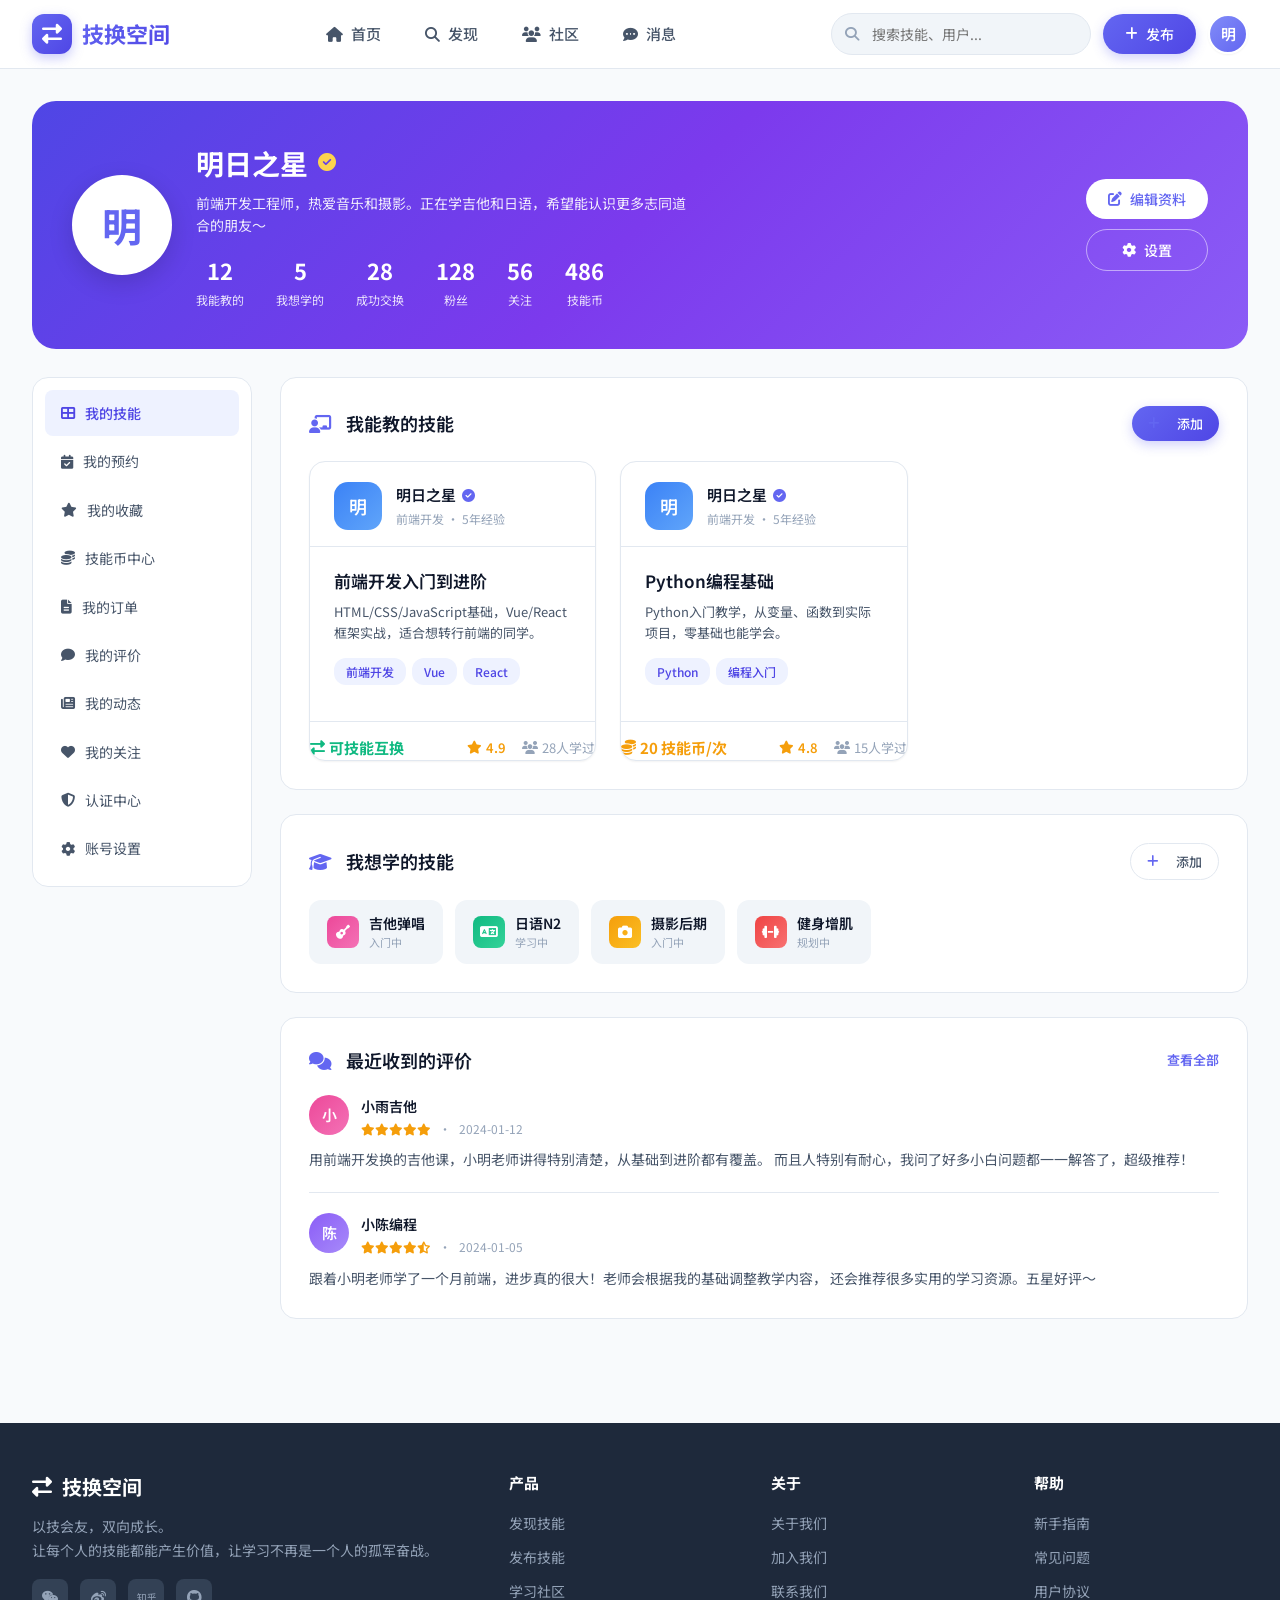
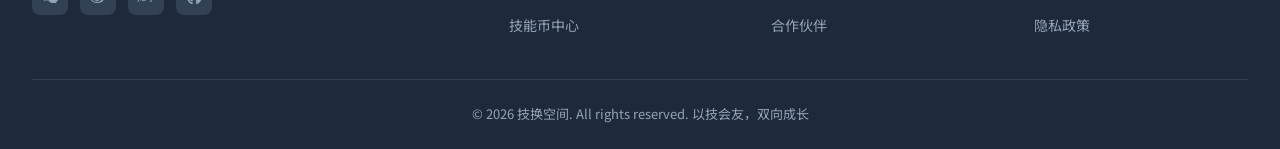
<file: profile.html>
<!DOCTYPE html>
<html lang="zh-CN">
<head>
<meta charset="UTF-8">
<meta name="viewport" content="width=device-width, initial-scale=1.0">
<title>个人中心 - 技换空间</title>
<link rel="stylesheet" href="https://cdnjs.cloudflare.com/ajax/libs/font-awesome/6.5.1/css/all.min.css">
<link href="https://fonts.googleapis.com/css2?family=Noto+Sans+SC:wght@300;400;500;700&display=swap" rel="stylesheet">
<link rel="stylesheet" href="css/style.css">
</head>
<body>

<nav class="navbar">
  <div class="nav-container">
    <div class="logo" onclick="location.href='index.html'">
      <div class="logo-icon"><i class="fas fa-exchange-alt"></i></div>
      <span class="logo-text">技换空间</span>
    </div>
    <div class="nav-links">
      <a class="nav-link" href="index.html"><i class="fas fa-home"></i> 首页</a>
      <a class="nav-link" href="discover.html"><i class="fas fa-search"></i> 发现</a>
      <a class="nav-link" href="community.html"><i class="fas fa-users"></i> 社区</a>
      <a class="nav-link" href="message.html"><i class="fas fa-comment-dots"></i> 消息</a>
    </div>
    <div class="nav-right">
      <div class="search-box">
        <i class="fas fa-search"></i>
        <input type="text" placeholder="搜索技能、用户...">
      </div>
      <button class="btn btn-primary" onclick="location.href='publish.html'">
        <i class="fas fa-plus"></i> 发布
      </button>
      <div class="nav-avatar" onclick="location.href='profile.html'">明</div>
    </div>
  </div>
</nav>

<main class="main-content">
  <!-- 个人信息头部 -->
  <div class="profile-header">
    <div class="profile-header-content">
      <div class="profile-avatar">明</div>
      <div class="profile-info">
        <div class="profile-name">
          明日之星
          <i class="fas fa-check-circle" style="color: #FCD34D;"></i>
        </div>
        <div class="profile-bio">
          前端开发工程师，热爱音乐和摄影。正在学吉他和日语，希望能认识更多志同道合的朋友～
        </div>
        <div class="profile-stats">
          <div class="profile-stat">
            <div class="profile-stat-num">12</div>
            <div class="profile-stat-label">我能教的</div>
          </div>
          <div class="profile-stat">
            <div class="profile-stat-num">5</div>
            <div class="profile-stat-label">我想学的</div>
          </div>
          <div class="profile-stat">
            <div class="profile-stat-num">28</div>
            <div class="profile-stat-label">成功交换</div>
          </div>
          <div class="profile-stat">
            <div class="profile-stat-num">128</div>
            <div class="profile-stat-label">粉丝</div>
          </div>
          <div class="profile-stat">
            <div class="profile-stat-num">56</div>
            <div class="profile-stat-label">关注</div>
          </div>
          <div class="profile-stat">
            <div class="profile-stat-num">486</div>
            <div class="profile-stat-label">技能币</div>
          </div>
        </div>
      </div>
      <div class="profile-header-actions">
        <button class="btn btn-white"><i class="fas fa-edit"></i> 编辑资料</button>
        <button class="btn btn-outline-white"><i class="fas fa-cog"></i> 设置</button>
      </div>
    </div>
  </div>

  <div class="profile-layout">
    <!-- 左侧菜单 -->
    <div class="profile-menu">
      <div class="profile-menu-item active"><i class="fas fa-th-large"></i> 我的技能</div>
      <div class="profile-menu-item"><i class="fas fa-calendar-check"></i> 我的预约</div>
      <div class="profile-menu-item"><i class="fas fa-star"></i> 我的收藏</div>
      <div class="profile-menu-item"><i class="fas fa-coins"></i> 技能币中心</div>
      <div class="profile-menu-item"><i class="fas fa-file-alt"></i> 我的订单</div>
      <div class="profile-menu-item"><i class="fas fa-comment"></i> 我的评价</div>
      <div class="profile-menu-item"><i class="fas fa-newspaper"></i> 我的动态</div>
      <div class="profile-menu-item"><i class="fas fa-heart"></i> 我的关注</div>
      <div class="profile-menu-item"><i class="fas fa-shield-alt"></i> 认证中心</div>
      <div class="profile-menu-item"><i class="fas fa-cog"></i> 账号设置</div>
    </div>

    <!-- 右侧内容 -->
    <div class="profile-content">
      <!-- 我能教的 -->
      <div class="profile-section">
        <div class="profile-section-title">
          <span><i class="fas fa-chalkboard-teacher"></i> 我能教的技能</span>
          <button class="btn btn-primary" style="padding: 8px 16px; font-size: 13px;" onclick="location.href='publish.html'">
            <i class="fas fa-plus"></i> 添加
          </button>
        </div>
        <div class="skills-grid">
          <div class="skill-card" onclick="location.href='skill-detail.html'">
            <div class="skill-card-header">
              <div class="skill-avatar" style="background: linear-gradient(135deg, #3B82F6, #60A5FA);">明</div>
              <div class="skill-user-info">
                <div class="skill-user-name">明日之星 <i class="fas fa-check-circle verify-badge"></i></div>
                <div class="skill-user-desc">前端开发 · 5年经验</div>
              </div>
            </div>
            <div class="skill-card-body">
              <div class="skill-title">前端开发入门到进阶</div>
              <div class="skill-desc">HTML/CSS/JavaScript基础，Vue/React框架实战，适合想转行前端的同学。</div>
              <div class="skill-tags">
                <span class="skill-tag">前端开发</span>
                <span class="skill-tag">Vue</span>
                <span class="skill-tag">React</span>
              </div>
            </div>
            <div class="skill-card-footer">
              <div class="skill-price exchange"><i class="fas fa-exchange-alt"></i> 可技能互换</div>
              <div class="skill-meta">
                <span class="skill-rating"><i class="fas fa-star"></i> 4.9</span>
                <span><i class="fas fa-users"></i> 28人学过</span>
              </div>
            </div>
          </div>
          <div class="skill-card">
            <div class="skill-card-header">
              <div class="skill-avatar" style="background: linear-gradient(135deg, #3B82F6, #60A5FA);">明</div>
              <div class="skill-user-info">
                <div class="skill-user-name">明日之星 <i class="fas fa-check-circle verify-badge"></i></div>
                <div class="skill-user-desc">前端开发 · 5年经验</div>
              </div>
            </div>
            <div class="skill-card-body">
              <div class="skill-title">Python编程基础</div>
              <div class="skill-desc">Python入门教学，从变量、函数到实际项目，零基础也能学会。</div>
              <div class="skill-tags">
                <span class="skill-tag">Python</span>
                <span class="skill-tag">编程入门</span>
              </div>
            </div>
            <div class="skill-card-footer">
              <div class="skill-price coin"><i class="fas fa-coins"></i> 20 技能币/次</div>
              <div class="skill-meta">
                <span class="skill-rating"><i class="fas fa-star"></i> 4.8</span>
                <span><i class="fas fa-users"></i> 15人学过</span>
              </div>
            </div>
          </div>
        </div>
      </div>

      <!-- 我想学的 -->
      <div class="profile-section">
        <div class="profile-section-title">
          <span><i class="fas fa-graduation-cap"></i> 我想学的技能</span>
          <button class="btn btn-outline" style="padding: 8px 16px; font-size: 13px;">
            <i class="fas fa-plus"></i> 添加
          </button>
        </div>
        <div class="skill-badges">
          <div class="skill-badge">
            <div class="skill-badge-icon" style="background: linear-gradient(135deg, #EC4899, #F472B6);">
              <i class="fas fa-guitar"></i>
            </div>
            <div class="skill-badge-info">
              <div class="skill-badge-name">吉他弹唱</div>
              <div class="skill-badge-level">入门中</div>
            </div>
          </div>
          <div class="skill-badge">
            <div class="skill-badge-icon" style="background: linear-gradient(135deg, #10B981, #34D399);">
              <i class="fas fa-language"></i>
            </div>
            <div class="skill-badge-info">
              <div class="skill-badge-name">日语N2</div>
              <div class="skill-badge-level">学习中</div>
            </div>
          </div>
          <div class="skill-badge">
            <div class="skill-badge-icon" style="background: linear-gradient(135deg, #F59E0B, #FBBF24);">
              <i class="fas fa-camera"></i>
            </div>
            <div class="skill-badge-info">
              <div class="skill-badge-name">摄影后期</div>
              <div class="skill-badge-level">入门中</div>
            </div>
          </div>
          <div class="skill-badge">
            <div class="skill-badge-icon" style="background: linear-gradient(135deg, #EF4444, #F87171);">
              <i class="fas fa-dumbbell"></i>
            </div>
            <div class="skill-badge-info">
              <div class="skill-badge-name">健身增肌</div>
              <div class="skill-badge-level">规划中</div>
            </div>
          </div>
        </div>
      </div>

      <!-- 最近评价 -->
      <div class="profile-section">
        <div class="profile-section-title">
          <span><i class="fas fa-comments"></i> 最近收到的评价</span>
          <a style="font-size: 13px; color: var(--primary); cursor: pointer;">查看全部</a>
        </div>
        <div class="review-list">
          <div class="review-item">
            <div class="review-header">
              <div class="review-avatar" style="background: linear-gradient(135deg, #EC4899, #F472B6);">小</div>
              <div class="review-info">
                <div class="review-name">小雨吉他</div>
                <div class="review-meta">
                  <span class="review-stars"><i class="fas fa-star"></i><i class="fas fa-star"></i><i class="fas fa-star"></i><i class="fas fa-star"></i><i class="fas fa-star"></i></span>
                  <span>·</span>
                  <span>2024-01-12</span>
                </div>
              </div>
            </div>
            <div class="review-content">
              用前端开发换的吉他课，小明老师讲得特别清楚，从基础到进阶都有覆盖。
              而且人特别有耐心，我问了好多小白问题都一一解答了，超级推荐！
            </div>
          </div>
          <div class="review-item">
            <div class="review-header">
              <div class="review-avatar" style="background: linear-gradient(135deg, #8B5CF6, #A78BFA);">陈</div>
              <div class="review-info">
                <div class="review-name">小陈编程</div>
                <div class="review-meta">
                  <span class="review-stars"><i class="fas fa-star"></i><i class="fas fa-star"></i><i class="fas fa-star"></i><i class="fas fa-star"></i><i class="fas fa-star-half-alt"></i></span>
                  <span>·</span>
                  <span>2024-01-05</span>
                </div>
              </div>
            </div>
            <div class="review-content">
              跟着小明老师学了一个月前端，进步真的很大！老师会根据我的基础调整教学内容，
              还会推荐很多实用的学习资源。五星好评～
            </div>
          </div>
        </div>
      </div>
    </div>
  </div>
</main>

<footer class="footer" style="margin-top: 48px;">
  <div class="footer-container">
    <div class="footer-brand">
      <h3><i class="fas fa-exchange-alt"></i> 技换空间</h3>
      <p>以技会友，双向成长。<br>让每个人的技能都能产生价值，让学习不再是一个人的孤军奋战。</p>
      <div class="footer-social">
        <a><i class="fab fa-weixin"></i></a>
        <a><i class="fab fa-weibo"></i></a>
        <a><i class="fab fa-zhihu"></i></a>
        <a><i class="fab fa-github"></i></a>
      </div>
    </div>
    <div class="footer-col">
      <h4>产品</h4>
      <ul>
        <li><a href="discover.html">发现技能</a></li>
        <li><a href="publish.html">发布技能</a></li>
        <li><a href="community.html">学习社区</a></li>
        <li><a>技能币中心</a></li>
      </ul>
    </div>
    <div class="footer-col">
      <h4>关于</h4>
      <ul>
        <li><a>关于我们</a></li>
        <li><a>加入我们</a></li>
        <li><a>联系我们</a></li>
        <li><a>合作伙伴</a></li>
      </ul>
    </div>
    <div class="footer-col">
      <h4>帮助</h4>
      <ul>
        <li><a>新手指南</a></li>
        <li><a>常见问题</a></li>
        <li><a>用户协议</a></li>
        <li><a>隐私政策</a></li>
      </ul>
    </div>
  </div>
  <div class="footer-bottom">
    © 2026 技换空间. All rights reserved. 以技会友，双向成长
  </div>
</footer>

<script>
// 菜单项切换
document.querySelectorAll('.profile-menu-item').forEach(item => {
  item.addEventListener('click', function() {
    document.querySelectorAll('.profile-menu-item').forEach(i => i.classList.remove('active'));
    this.classList.add('active');
  });
});
</script>

</body>
</html>
</file>
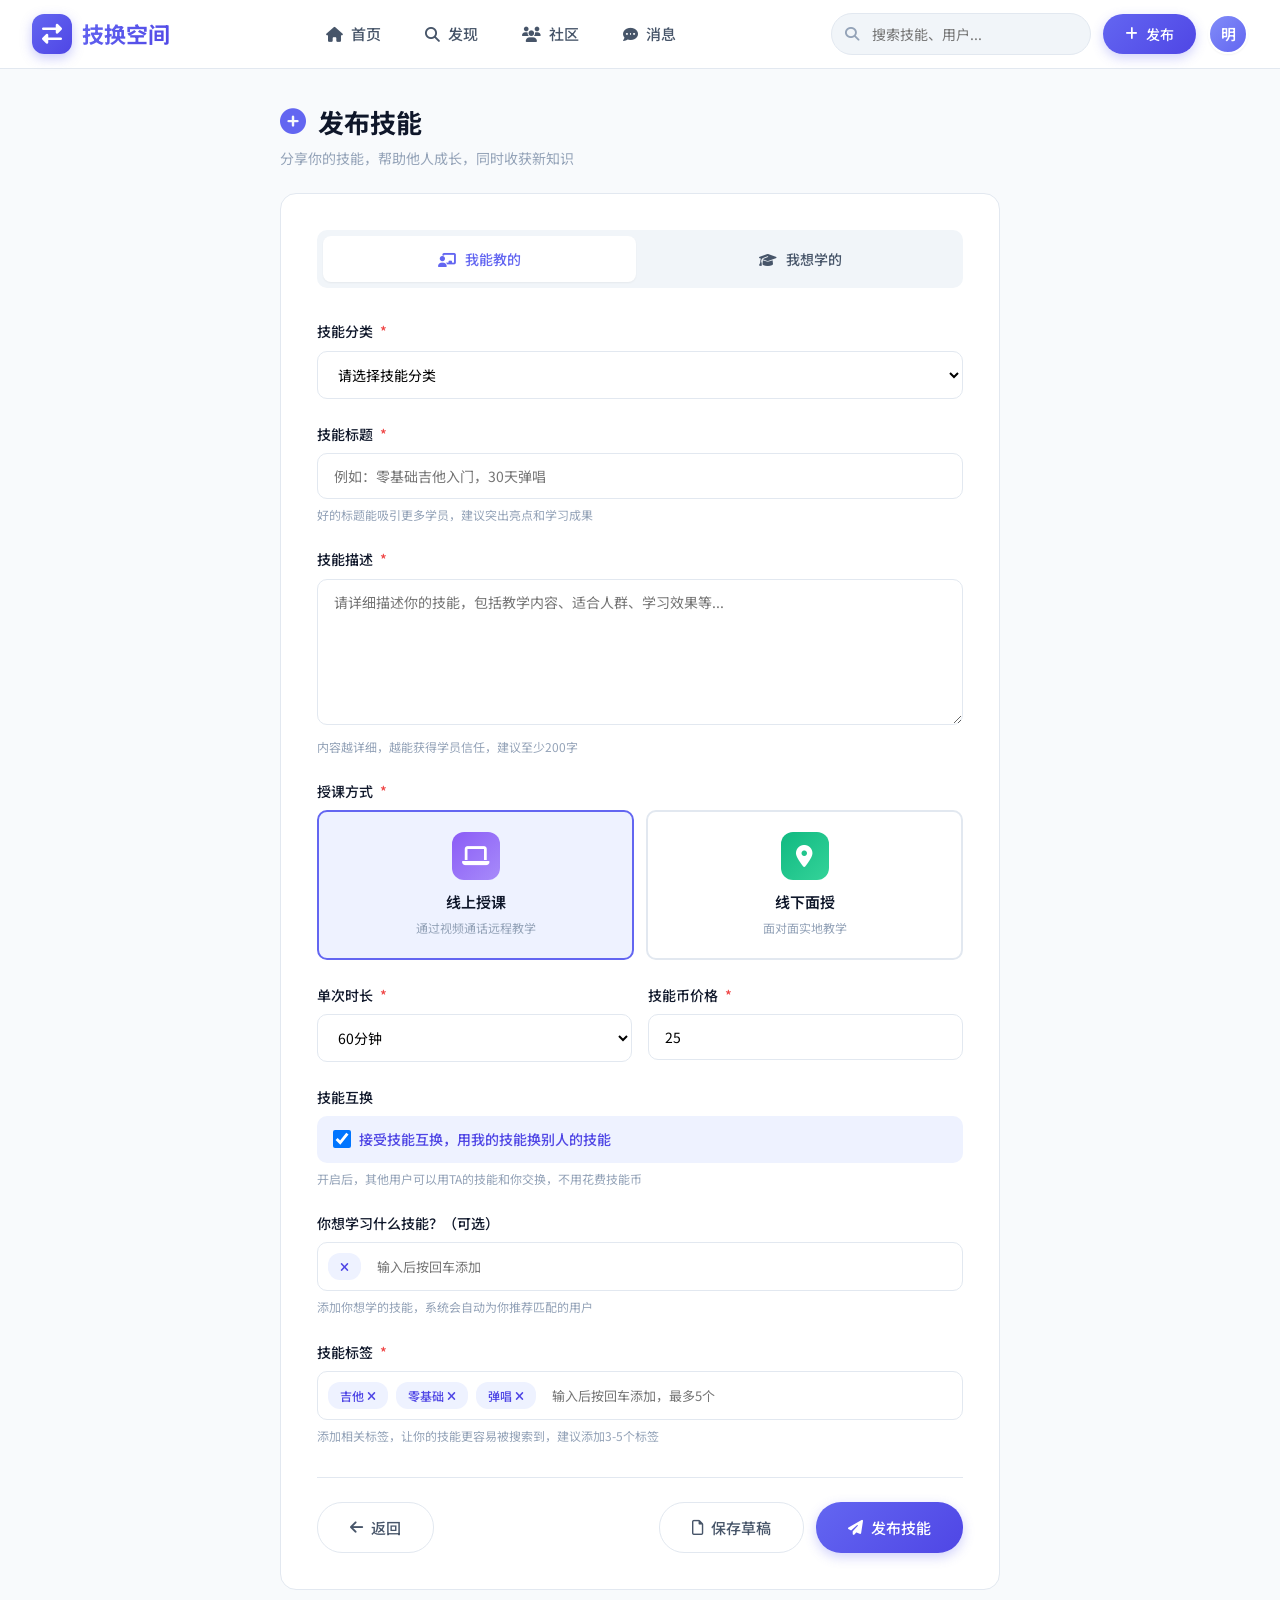
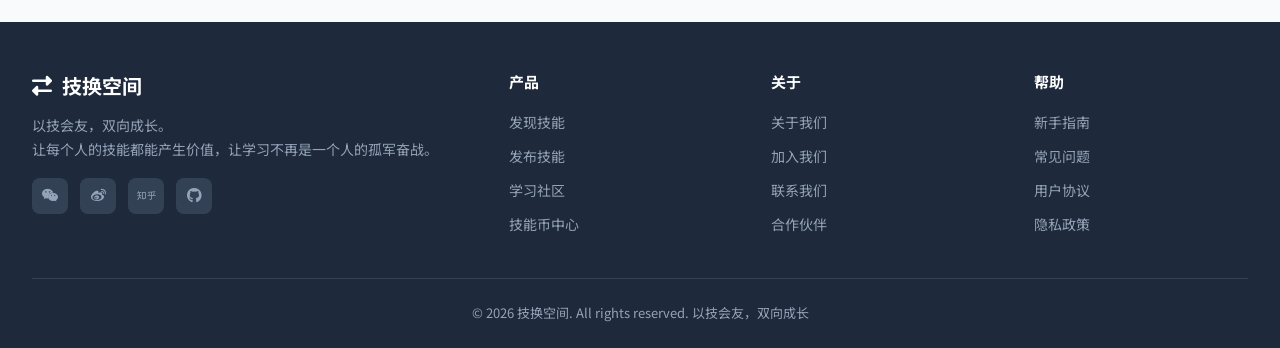
<file: publish.html>
<!DOCTYPE html>
<html lang="zh-CN">
<head>
<meta charset="UTF-8">
<meta name="viewport" content="width=device-width, initial-scale=1.0">
<title>发布技能 - 技换空间</title>
<link rel="stylesheet" href="https://cdnjs.cloudflare.com/ajax/libs/font-awesome/6.5.1/css/all.min.css">
<link href="https://fonts.googleapis.com/css2?family=Noto+Sans+SC:wght@300;400;500;700&display=swap" rel="stylesheet">
<link rel="stylesheet" href="css/style.css">
</head>
<body>

<nav class="navbar">
  <div class="nav-container">
    <div class="logo" onclick="location.href='index.html'">
      <div class="logo-icon"><i class="fas fa-exchange-alt"></i></div>
      <span class="logo-text">技换空间</span>
    </div>
    <div class="nav-links">
      <a class="nav-link" href="index.html"><i class="fas fa-home"></i> 首页</a>
      <a class="nav-link" href="discover.html"><i class="fas fa-search"></i> 发现</a>
      <a class="nav-link" href="community.html"><i class="fas fa-users"></i> 社区</a>
      <a class="nav-link" href="message.html"><i class="fas fa-comment-dots"></i> 消息</a>
    </div>
    <div class="nav-right">
      <div class="search-box">
        <i class="fas fa-search"></i>
        <input type="text" placeholder="搜索技能、用户...">
      </div>
      <button class="btn btn-primary" onclick="location.href='publish.html'">
        <i class="fas fa-plus"></i> 发布
      </button>
      <div class="nav-avatar" onclick="location.href='profile.html'">明</div>
    </div>
  </div>
</nav>

<main class="main-content">
  <div class="publish-layout">
    <div class="section-header" style="flex-direction: column; align-items: flex-start;">
      <div class="section-title"><i class="fas fa-plus-circle"></i> 发布技能</div>
      <div class="section-subtitle">分享你的技能，帮助他人成长，同时收获新知识</div>
    </div>

    <div class="publish-card">
      <!-- 类型选择 -->
      <div class="publish-tabs">
        <div class="publish-tab active"><i class="fas fa-chalkboard-teacher" style="margin-right: 6px;"></i> 我能教的</div>
        <div class="publish-tab"><i class="fas fa-graduation-cap" style="margin-right: 6px;"></i> 我想学的</div>
      </div>

      <form id="publishForm">
        <!-- 技能分类 -->
        <div class="form-group">
          <label class="form-label">技能分类 <span class="required">*</span></label>
          <select class="form-select">
            <option value="">请选择技能分类</option>
            <option value="music">音乐乐器</option>
            <option value="code">编程开发</option>
            <option value="design">设计创意</option>
            <option value="language">外语学习</option>
            <option value="photo">摄影后期</option>
            <option value="sport">运动健身</option>
            <option value="food">美食烹饪</option>
            <option value="diy">手工DIY</option>
            <option value="other">其他</option>
          </select>
        </div>

        <!-- 技能标题 -->
        <div class="form-group">
          <label class="form-label">技能标题 <span class="required">*</span></label>
          <input type="text" class="form-input" placeholder="例如：零基础吉他入门，30天弹唱">
          <div class="form-hint">好的标题能吸引更多学员，建议突出亮点和学习成果</div>
        </div>

        <!-- 技能描述 -->
        <div class="form-group">
          <label class="form-label">技能描述 <span class="required">*</span></label>
          <textarea class="form-textarea" rows="6" placeholder="请详细描述你的技能，包括教学内容、适合人群、学习效果等..."></textarea>
          <div class="form-hint">内容越详细，越能获得学员信任，建议至少200字</div>
        </div>

        <!-- 授课方式 -->
        <div class="form-group">
          <label class="form-label">授课方式 <span class="required">*</span></label>
          <div class="type-options">
            <div class="type-option active">
              <div class="type-option-icon" style="background: linear-gradient(135deg, #8B5CF6, #A78BFA);">
                <i class="fas fa-laptop"></i>
              </div>
              <div class="type-option-title">线上授课</div>
              <div class="type-option-desc">通过视频通话远程教学</div>
            </div>
            <div class="type-option">
              <div class="type-option-icon" style="background: linear-gradient(135deg, #10B981, #34D399);">
                <i class="fas fa-map-marker-alt"></i>
              </div>
              <div class="type-option-title">线下面授</div>
              <div class="type-option-desc">面对面实地教学</div>
            </div>
          </div>
        </div>

        <!-- 价格与时长 -->
        <div class="form-row">
          <div class="form-group">
            <label class="form-label">单次时长 <span class="required">*</span></label>
            <select class="form-select">
              <option>30分钟</option>
              <option selected>60分钟</option>
              <option>90分钟</option>
              <option>120分钟</option>
            </select>
          </div>
          <div class="form-group">
            <label class="form-label">技能币价格 <span class="required">*</span></label>
            <input type="number" class="form-input" placeholder="请输入价格" value="25">
          </div>
        </div>

        <!-- 是否接受互换 -->
        <div class="form-group">
          <label class="form-label">技能互换</label>
          <div style="display: flex; align-items: center; gap: 8px; padding: 12px 16px; background: var(--primary-50); border-radius: var(--radius);">
            <input type="checkbox" id="exchange" checked style="width: 18px; height: 18px; cursor: pointer;">
            <label for="exchange" style="cursor: pointer; font-size: 14px; color: var(--primary-dark); font-weight: 500;">
              接受技能互换，用我的技能换别人的技能
            </label>
          </div>
          <div class="form-hint">开启后，其他用户可以用TA的技能和你交换，不用花费技能币</div>
        </div>

        <!-- 想学习的技能 -->
        <div class="form-group">
          <label class="form-label">你想学习什么技能？（可选）</label>
          <div class="tag-input-container">
            <span class="skill-tag"><i class="fas fa-times"></i></span>
            <input type="text" class="tag-input" placeholder="输入后按回车添加">
          </div>
          <div class="form-hint">添加你想学的技能，系统会自动为你推荐匹配的用户</div>
        </div>

        <!-- 技能标签 -->
        <div class="form-group">
          <label class="form-label">技能标签 <span class="required">*</span></label>
          <div class="tag-input-container">
            <span class="skill-tag">吉他 <i class="fas fa-times"></i></span>
            <span class="skill-tag">零基础 <i class="fas fa-times"></i></span>
            <span class="skill-tag">弹唱 <i class="fas fa-times"></i></span>
            <input type="text" class="tag-input" placeholder="输入后按回车添加，最多5个">
          </div>
          <div class="form-hint">添加相关标签，让你的技能更容易被搜索到，建议添加3-5个标签</div>
        </div>

        <!-- 提交按钮 -->
        <div class="publish-footer">
          <button type="button" class="btn btn-outline" onclick="location.href='index.html'">
            <i class="fas fa-arrow-left"></i> 返回
          </button>
          <div style="display: flex; gap: 12px;">
            <button type="button" class="btn btn-outline">
              <i class="far fa-file"></i> 保存草稿
            </button>
            <button type="button" class="btn btn-primary" onclick="alert('发布成功！')">
              <i class="fas fa-paper-plane"></i> 发布技能
            </button>
          </div>
        </div>
      </form>
    </div>
  </div>
</main>

<footer class="footer">
  <div class="footer-container">
    <div class="footer-brand">
      <h3><i class="fas fa-exchange-alt"></i> 技换空间</h3>
      <p>以技会友，双向成长。<br>让每个人的技能都能产生价值，让学习不再是一个人的孤军奋战。</p>
      <div class="footer-social">
        <a><i class="fab fa-weixin"></i></a>
        <a><i class="fab fa-weibo"></i></a>
        <a><i class="fab fa-zhihu"></i></a>
        <a><i class="fab fa-github"></i></a>
      </div>
    </div>
    <div class="footer-col">
      <h4>产品</h4>
      <ul>
        <li><a href="discover.html">发现技能</a></li>
        <li><a href="publish.html">发布技能</a></li>
        <li><a href="community.html">学习社区</a></li>
        <li><a>技能币中心</a></li>
      </ul>
    </div>
    <div class="footer-col">
      <h4>关于</h4>
      <ul>
        <li><a>关于我们</a></li>
        <li><a>加入我们</a></li>
        <li><a>联系我们</a></li>
        <li><a>合作伙伴</a></li>
      </ul>
    </div>
    <div class="footer-col">
      <h4>帮助</h4>
      <ul>
        <li><a>新手指南</a></li>
        <li><a>常见问题</a></li>
        <li><a>用户协议</a></li>
        <li><a>隐私政策</a></li>
      </ul>
    </div>
  </div>
  <div class="footer-bottom">
    © 2026 技换空间. All rights reserved. 以技会友，双向成长
  </div>
</footer>

<script>
// 类型选项切换
document.querySelectorAll('.type-option').forEach(option => {
  option.addEventListener('click', function() {
    this.parentElement.querySelectorAll('.type-option').forEach(o => o.classList.remove('active'));
    this.classList.add('active');
  });
});

// 发布类型切换
document.querySelectorAll('.publish-tab').forEach(tab => {
  tab.addEventListener('click', function() {
    document.querySelectorAll('.publish-tab').forEach(t => t.classList.remove('active'));
    this.classList.add('active');
  });
});
</script>

</body>
</html>
</file>
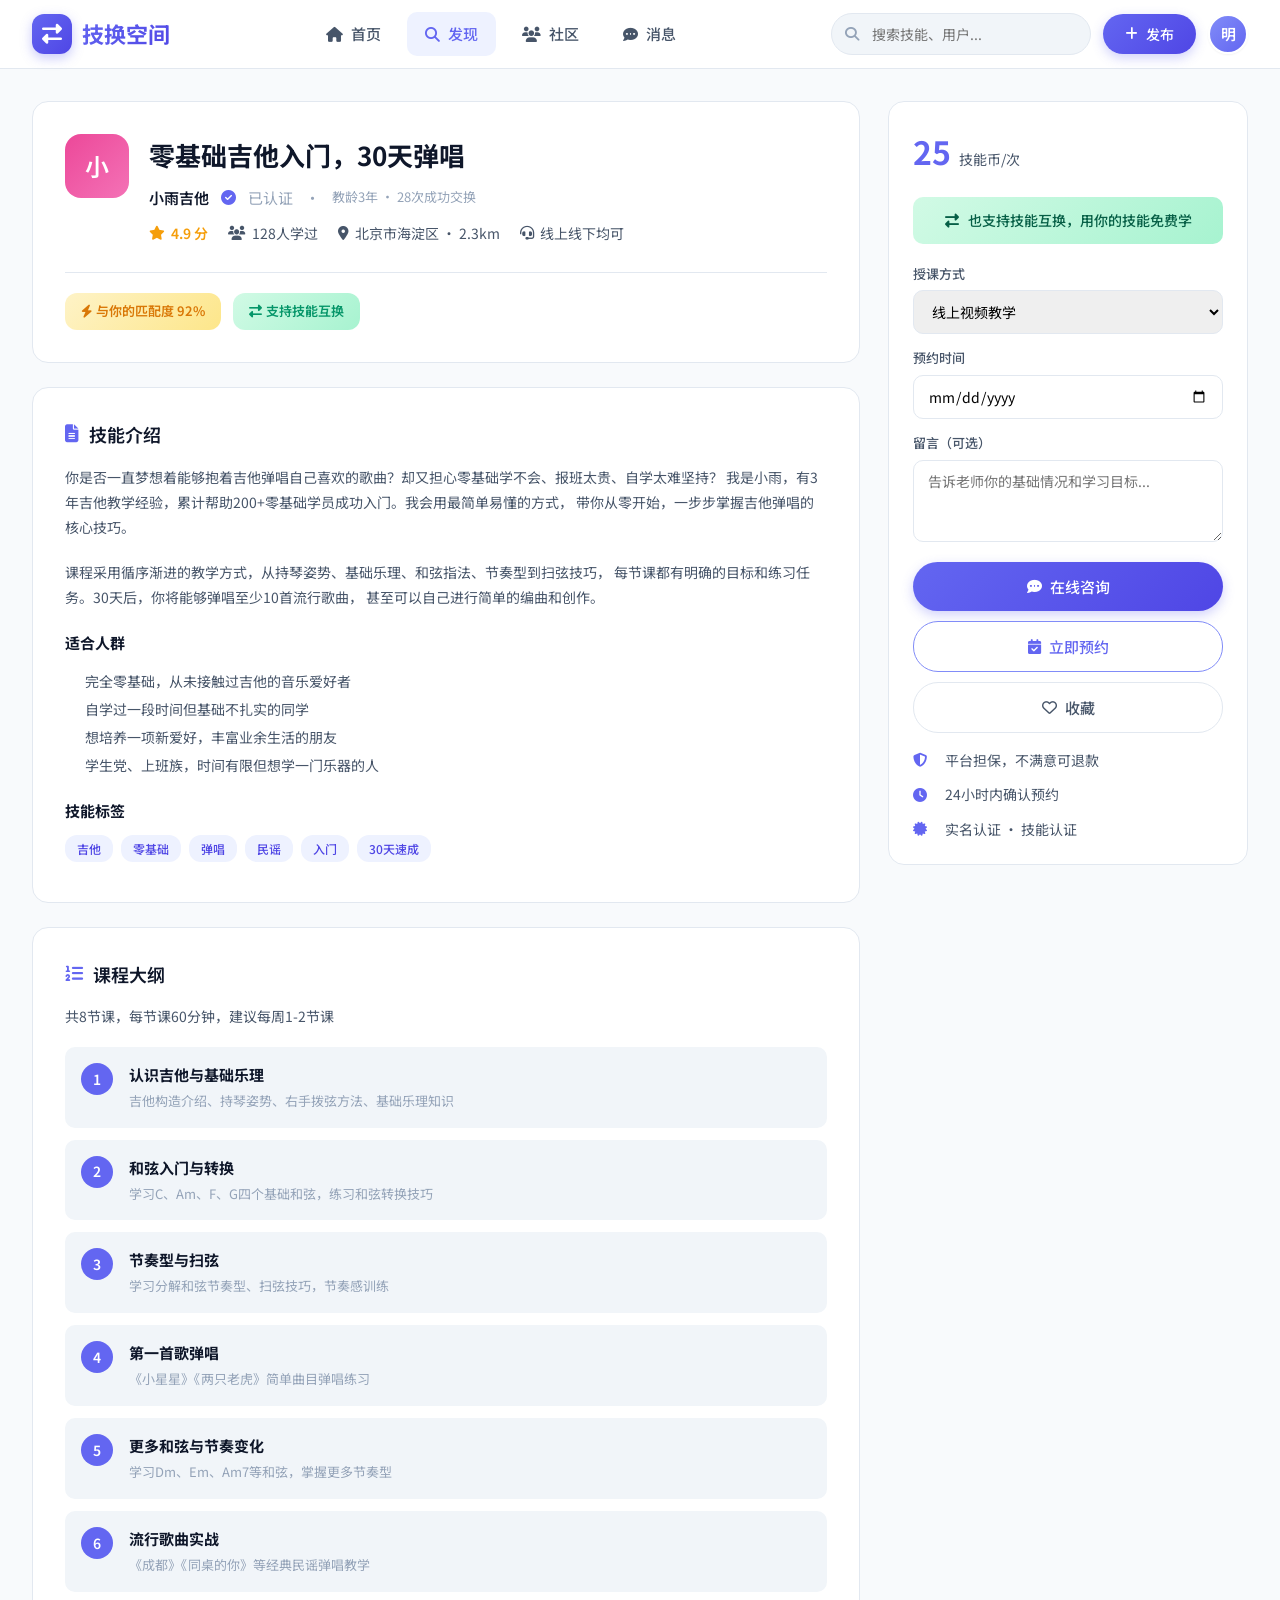
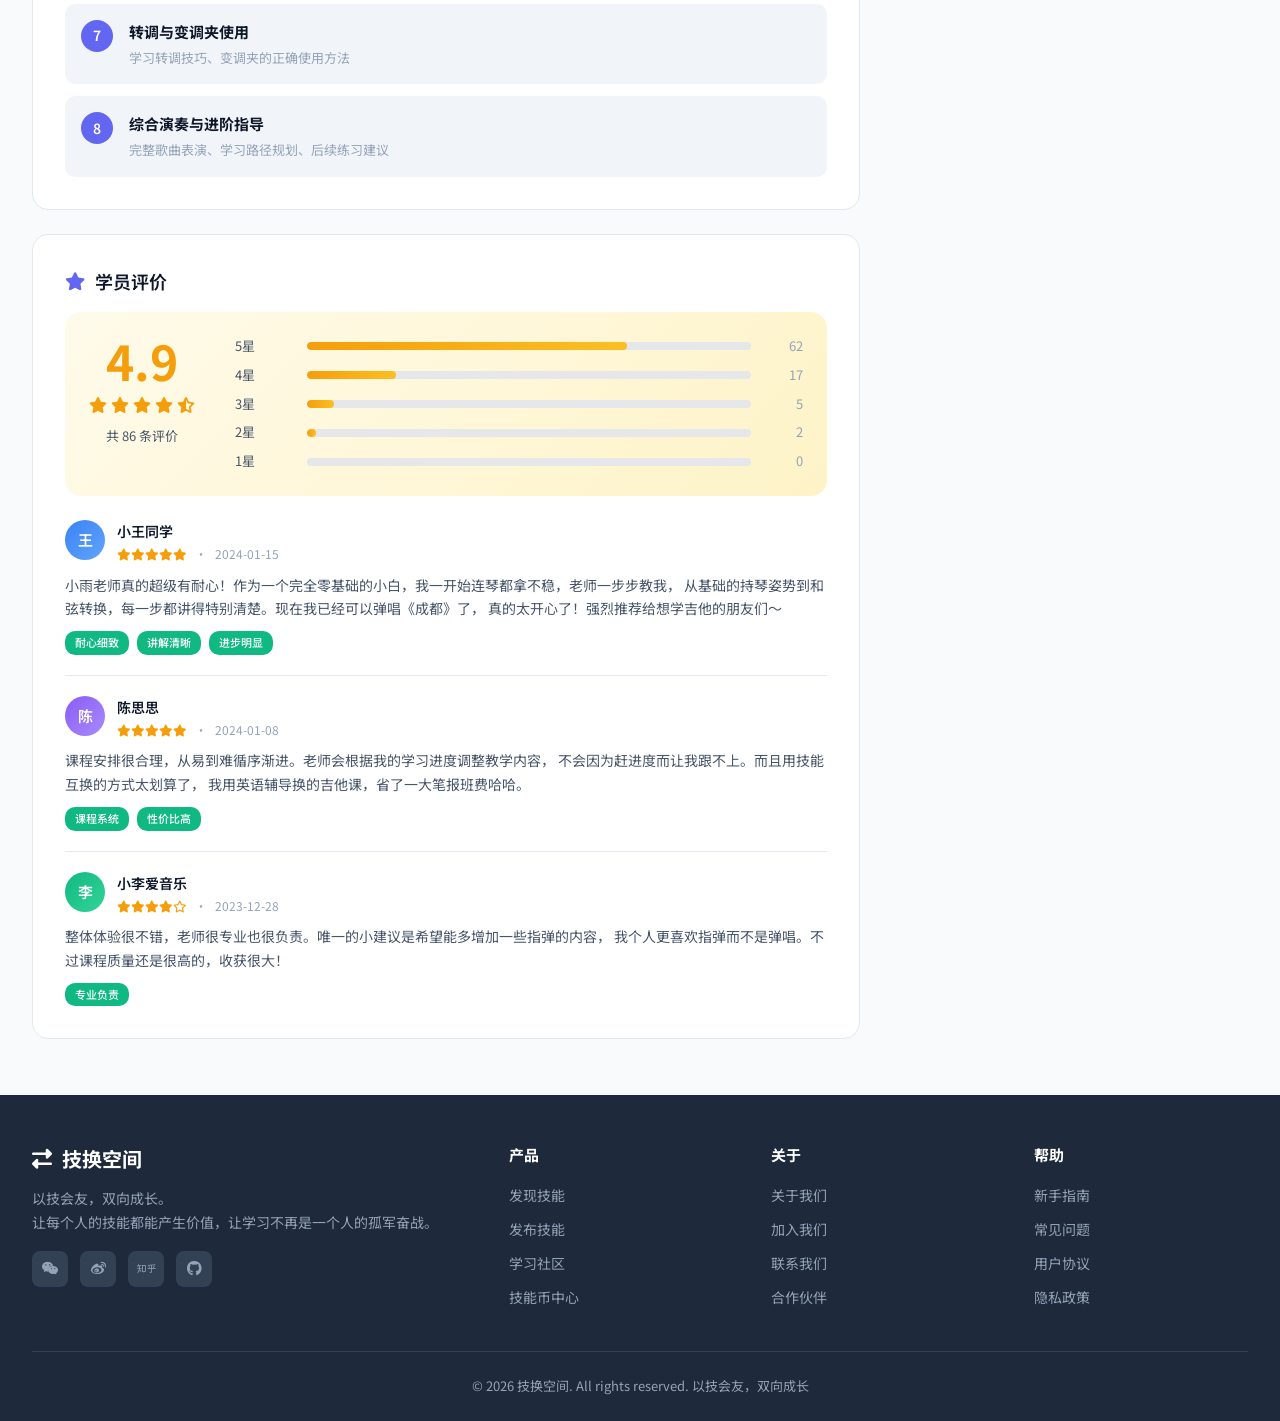
<file: skill-detail.html>
<!DOCTYPE html>
<html lang="zh-CN">
<head>
<meta charset="UTF-8">
<meta name="viewport" content="width=device-width, initial-scale=1.0">
<title>零基础吉他入门 - 技换空间</title>
<link rel="stylesheet" href="https://cdnjs.cloudflare.com/ajax/libs/font-awesome/6.5.1/css/all.min.css">
<link href="https://fonts.googleapis.com/css2?family=Noto+Sans+SC:wght@300;400;500;700&display=swap" rel="stylesheet">
<link rel="stylesheet" href="css/style.css">
</head>
<body>

<nav class="navbar">
  <div class="nav-container">
    <div class="logo" onclick="location.href='index.html'">
      <div class="logo-icon"><i class="fas fa-exchange-alt"></i></div>
      <span class="logo-text">技换空间</span>
    </div>
    <div class="nav-links">
      <a class="nav-link" href="index.html"><i class="fas fa-home"></i> 首页</a>
      <a class="nav-link active" href="discover.html"><i class="fas fa-search"></i> 发现</a>
      <a class="nav-link" href="community.html"><i class="fas fa-users"></i> 社区</a>
      <a class="nav-link" href="message.html"><i class="fas fa-comment-dots"></i> 消息</a>
    </div>
    <div class="nav-right">
      <div class="search-box">
        <i class="fas fa-search"></i>
        <input type="text" placeholder="搜索技能、用户...">
      </div>
      <button class="btn btn-primary" onclick="location.href='publish.html'">
        <i class="fas fa-plus"></i> 发布
      </button>
      <div class="nav-avatar" onclick="location.href='profile.html'">明</div>
    </div>
  </div>
</nav>

<main class="main-content">
  <div class="detail-layout">
    <div class="detail-main">
      <!-- 基本信息 -->
      <div class="detail-card">
        <div class="detail-header">
          <div class="detail-header-avatar" style="background: linear-gradient(135deg, #EC4899, #F472B6);">小</div>
          <div class="detail-header-info">
            <h1 class="detail-title">零基础吉他入门，30天弹唱</h1>
            <div class="detail-user-row">
              <span class="name">小雨吉他</span>
              <i class="fas fa-check-circle" style="color: var(--primary);"></i>
              <span style="color: var(--text-light);">已认证</span>
              <span style="color: var(--text-light);">·</span>
              <span style="color: var(--text-light); font-size: 13px;">教龄3年 · 28次成功交换</span>
            </div>
            <div class="detail-meta-row">
              <span class="rating"><i class="fas fa-star"></i> 4.9 分</span>
              <span><i class="fas fa-users"></i> 128人学过</span>
              <span><i class="fas fa-map-marker-alt"></i> 北京市海淀区 · 2.3km</span>
              <span><i class="fas fa-headset"></i> 线上线下均可</span>
            </div>
          </div>
        </div>

        <div style="display: flex; gap: 12px; padding-top: 20px; border-top: 1px solid var(--border);">
          <span class="match-badge high" style="padding: 8px 16px; font-size: 13px;"><i class="fas fa-bolt"></i> 与你的匹配度 92%</span>
          <span class="match-badge" style="background: linear-gradient(135deg, #D1FAE5, #A7F3D0); color: #059669; padding: 8px 16px; font-size: 13px;"><i class="fas fa-exchange-alt"></i> 支持技能互换</span>
        </div>
      </div>

      <!-- 技能介绍 -->
      <div class="detail-card">
        <h3 class="detail-section-title"><i class="fas fa-file-alt"></i> 技能介绍</h3>
        <p class="detail-content-text">
          你是否一直梦想着能够抱着吉他弹唱自己喜欢的歌曲？却又担心零基础学不会、报班太贵、自学太难坚持？
          我是小雨，有3年吉他教学经验，累计帮助200+零基础学员成功入门。我会用最简单易懂的方式，
          带你从零开始，一步步掌握吉他弹唱的核心技巧。
        </p>
        <p class="detail-content-text">
          课程采用循序渐进的教学方式，从持琴姿势、基础乐理、和弦指法、节奏型到扫弦技巧，
          每节课都有明确的目标和练习任务。30天后，你将能够弹唱至少10首流行歌曲，
          甚至可以自己进行简单的编曲和创作。
        </p>

        <h4 style="font-size: 15px; margin: 20px 0 12px; color: var(--text);">适合人群</h4>
        <ul style="color: var(--text-secondary); font-size: 14px; line-height: 2; margin-bottom: 20px; padding-left: 20px;">
          <li>完全零基础，从未接触过吉他的音乐爱好者</li>
          <li>自学过一段时间但基础不扎实的同学</li>
          <li>想培养一项新爱好，丰富业余生活的朋友</li>
          <li>学生党、上班族，时间有限但想学一门乐器的人</li>
        </ul>

        <h4 style="font-size: 15px; margin: 20px 0 12px; color: var(--text);">技能标签</h4>
        <div class="detail-tag-list">
          <span class="skill-tag">吉他</span>
          <span class="skill-tag">零基础</span>
          <span class="skill-tag">弹唱</span>
          <span class="skill-tag">民谣</span>
          <span class="skill-tag">入门</span>
          <span class="skill-tag">30天速成</span>
        </div>
      </div>

      <!-- 课程大纲 -->
      <div class="detail-card">
        <h3 class="detail-section-title"><i class="fas fa-list-ol"></i> 课程大纲</h3>
        <p style="font-size: 14px; color: var(--text-secondary); margin-bottom: 20px;">共8节课，每节课60分钟，建议每周1-2节课</p>
        <div class="outline-list">
          <div class="outline-item">
            <div class="outline-num">1</div>
            <div class="outline-content">
              <h4>认识吉他与基础乐理</h4>
              <p>吉他构造介绍、持琴姿势、右手拨弦方法、基础乐理知识</p>
            </div>
          </div>
          <div class="outline-item">
            <div class="outline-num">2</div>
            <div class="outline-content">
              <h4>和弦入门与转换</h4>
              <p>学习C、Am、F、G四个基础和弦，练习和弦转换技巧</p>
            </div>
          </div>
          <div class="outline-item">
            <div class="outline-num">3</div>
            <div class="outline-content">
              <h4>节奏型与扫弦</h4>
              <p>学习分解和弦节奏型、扫弦技巧，节奏感训练</p>
            </div>
          </div>
          <div class="outline-item">
            <div class="outline-num">4</div>
            <div class="outline-content">
              <h4>第一首歌弹唱</h4>
              <p>《小星星》《两只老虎》简单曲目弹唱练习</p>
            </div>
          </div>
          <div class="outline-item">
            <div class="outline-num">5</div>
            <div class="outline-content">
              <h4>更多和弦与节奏变化</h4>
              <p>学习Dm、Em、Am7等和弦，掌握更多节奏型</p>
            </div>
          </div>
          <div class="outline-item">
            <div class="outline-num">6</div>
            <div class="outline-content">
              <h4>流行歌曲实战</h4>
              <p>《成都》《同桌的你》等经典民谣弹唱教学</p>
            </div>
          </div>
          <div class="outline-item">
            <div class="outline-num">7</div>
            <div class="outline-content">
              <h4>转调与变调夹使用</h4>
              <p>学习转调技巧、变调夹的正确使用方法</p>
            </div>
          </div>
          <div class="outline-item">
            <div class="outline-num">8</div>
            <div class="outline-content">
              <h4>综合演奏与进阶指导</h4>
              <p>完整歌曲表演、学习路径规划、后续练习建议</p>
            </div>
          </div>
        </div>
      </div>

      <!-- 评分评价 -->
      <div class="detail-card">
        <h3 class="detail-section-title"><i class="fas fa-star"></i> 学员评价</h3>
        <div class="review-summary">
          <div class="review-score">
            <div class="review-score-num">4.9</div>
            <div class="review-score-stars">
              <i class="fas fa-star"></i>
              <i class="fas fa-star"></i>
              <i class="fas fa-star"></i>
              <i class="fas fa-star"></i>
              <i class="fas fa-star-half-alt"></i>
            </div>
            <div class="review-score-count">共 86 条评价</div>
          </div>
          <div class="review-bars">
            <div class="review-bar-row">
              <span class="review-bar-label">5星</span>
              <div class="review-bar"><div class="review-bar-fill" style="width: 72%;"></div></div>
              <span class="review-bar-count">62</span>
            </div>
            <div class="review-bar-row">
              <span class="review-bar-label">4星</span>
              <div class="review-bar"><div class="review-bar-fill" style="width: 20%;"></div></div>
              <span class="review-bar-count">17</span>
            </div>
            <div class="review-bar-row">
              <span class="review-bar-label">3星</span>
              <div class="review-bar"><div class="review-bar-fill" style="width: 6%;"></div></div>
              <span class="review-bar-count">5</span>
            </div>
            <div class="review-bar-row">
              <span class="review-bar-label">2星</span>
              <div class="review-bar"><div class="review-bar-fill" style="width: 2%;"></div></div>
              <span class="review-bar-count">2</span>
            </div>
            <div class="review-bar-row">
              <span class="review-bar-label">1星</span>
              <div class="review-bar"><div class="review-bar-fill" style="width: 0%;"></div></div>
              <span class="review-bar-count">0</span>
            </div>
          </div>
        </div>

        <div class="review-list">
          <div class="review-item">
            <div class="review-header">
              <div class="review-avatar" style="background: linear-gradient(135deg, #3B82F6, #60A5FA);">王</div>
              <div class="review-info">
                <div class="review-name">小王同学</div>
                <div class="review-meta">
                  <span class="review-stars"><i class="fas fa-star"></i><i class="fas fa-star"></i><i class="fas fa-star"></i><i class="fas fa-star"></i><i class="fas fa-star"></i></span>
                  <span>·</span>
                  <span>2024-01-15</span>
                </div>
              </div>
            </div>
            <div class="review-content">
              小雨老师真的超级有耐心！作为一个完全零基础的小白，我一开始连琴都拿不稳，老师一步步教我，
              从基础的持琴姿势到和弦转换，每一步都讲得特别清楚。现在我已经可以弹唱《成都》了，
              真的太开心了！强烈推荐给想学吉他的朋友们～
            </div>
            <div class="review-tags">
              <span class="review-tag">耐心细致</span>
              <span class="review-tag">讲解清晰</span>
              <span class="review-tag">进步明显</span>
            </div>
          </div>

          <div class="review-item">
            <div class="review-header">
              <div class="review-avatar" style="background: linear-gradient(135deg, #8B5CF6, #A78BFA);">陈</div>
              <div class="review-info">
                <div class="review-name">陈思思</div>
                <div class="review-meta">
                  <span class="review-stars"><i class="fas fa-star"></i><i class="fas fa-star"></i><i class="fas fa-star"></i><i class="fas fa-star"></i><i class="fas fa-star"></i></span>
                  <span>·</span>
                  <span>2024-01-08</span>
                </div>
              </div>
            </div>
            <div class="review-content">
              课程安排很合理，从易到难循序渐进。老师会根据我的学习进度调整教学内容，
              不会因为赶进度而让我跟不上。而且用技能互换的方式太划算了，
              我用英语辅导换的吉他课，省了一大笔报班费哈哈。
            </div>
            <div class="review-tags">
              <span class="review-tag">课程系统</span>
              <span class="review-tag">性价比高</span>
            </div>
          </div>

          <div class="review-item">
            <div class="review-header">
              <div class="review-avatar" style="background: linear-gradient(135deg, #10B981, #34D399);">李</div>
              <div class="review-info">
                <div class="review-name">小李爱音乐</div>
                <div class="review-meta">
                  <span class="review-stars"><i class="fas fa-star"></i><i class="fas fa-star"></i><i class="fas fa-star"></i><i class="fas fa-star"></i><i class="far fa-star"></i></span>
                  <span>·</span>
                  <span>2023-12-28</span>
                </div>
              </div>
            </div>
            <div class="review-content">
              整体体验很不错，老师很专业也很负责。唯一的小建议是希望能多增加一些指弹的内容，
              我个人更喜欢指弹而不是弹唱。不过课程质量还是很高的，收获很大！
            </div>
            <div class="review-tags">
              <span class="review-tag">专业负责</span>
            </div>
          </div>
        </div>
      </div>
    </div>

    <!-- 侧栏 -->
    <div class="detail-sidebar">
      <div class="side-card">
        <div class="side-price">
          <span class="side-price-num">25</span>
          <span class="side-price-unit">技能币/次</span>
        </div>
        <div class="side-exchange">
          <i class="fas fa-exchange-alt"></i> 也支持技能互换，用你的技能免费学
        </div>

        <div class="side-form">
          <div class="side-form-item">
            <label class="side-form-label">授课方式</label>
            <select class="side-form-input">
              <option>线上视频教学</option>
              <option>线下面对面教学</option>
              <option>线上线下均可</option>
            </select>
          </div>
          <div class="side-form-item">
            <label class="side-form-label">预约时间</label>
            <input type="date" class="side-form-input">
          </div>
          <div class="side-form-item">
            <label class="side-form-label">留言（可选）</label>
            <textarea class="side-form-input" rows="3" placeholder="告诉老师你的基础情况和学习目标..."></textarea>
          </div>
        </div>

        <div class="side-btns">
          <button class="btn btn-primary" onclick="location.href='message.html'">
            <i class="fas fa-comment-dots"></i> 在线咨询
          </button>
          <button class="btn btn-secondary">
            <i class="fas fa-calendar-check"></i> 立即预约
          </button>
          <button class="btn btn-outline">
            <i class="far fa-heart"></i> 收藏
          </button>
        </div>

        <div class="side-info-list">
          <div class="side-info-item">
            <i class="fas fa-shield-alt"></i>
            <span>平台担保，不满意可退款</span>
          </div>
          <div class="side-info-item">
            <i class="fas fa-clock"></i>
            <span>24小时内确认预约</span>
          </div>
          <div class="side-info-item">
            <i class="fas fa-certificate"></i>
            <span>实名认证 · 技能认证</span>
          </div>
        </div>
      </div>
    </div>
  </div>
</main>

<footer class="footer">
  <div class="footer-container">
    <div class="footer-brand">
      <h3><i class="fas fa-exchange-alt"></i> 技换空间</h3>
      <p>以技会友，双向成长。<br>让每个人的技能都能产生价值，让学习不再是一个人的孤军奋战。</p>
      <div class="footer-social">
        <a><i class="fab fa-weixin"></i></a>
        <a><i class="fab fa-weibo"></i></a>
        <a><i class="fab fa-zhihu"></i></a>
        <a><i class="fab fa-github"></i></a>
      </div>
    </div>
    <div class="footer-col">
      <h4>产品</h4>
      <ul>
        <li><a href="discover.html">发现技能</a></li>
        <li><a href="publish.html">发布技能</a></li>
        <li><a href="community.html">学习社区</a></li>
        <li><a>技能币中心</a></li>
      </ul>
    </div>
    <div class="footer-col">
      <h4>关于</h4>
      <ul>
        <li><a>关于我们</a></li>
        <li><a>加入我们</a></li>
        <li><a>联系我们</a></li>
        <li><a>合作伙伴</a></li>
      </ul>
    </div>
    <div class="footer-col">
      <h4>帮助</h4>
      <ul>
        <li><a>新手指南</a></li>
        <li><a>常见问题</a></li>
        <li><a>用户协议</a></li>
        <li><a>隐私政策</a></li>
      </ul>
    </div>
  </div>
  <div class="footer-bottom">
    © 2026 技换空间. All rights reserved. 以技会友，双向成长
  </div>
</footer>

</body>
</html>
</file>
<file: css/style.css>
:root {
  --primary: #6366F1;
  --primary-light: #818CF8;
  --primary-dark: #4F46E5;
  --primary-50: #EEF2FF;
  --primary-100: #E0E7FF;
  --secondary: #10B981;
  --secondary-light: #34D399;
  --accent: #F59E0B;
  --accent-light: #FBBF24;
  --danger: #EF4444;
  --bg: #F8FAFC;
  --bg-gray: #F1F5F9;
  --card: #FFFFFF;
  --text: #0F172A;
  --text-secondary: #475569;
  --text-light: #94A3B8;
  --border: #E2E8F0;
  --shadow-sm: 0 1px 2px rgba(0, 0, 0, 0.05);
  --shadow: 0 4px 6px -1px rgba(0, 0, 0, 0.08), 0 2px 4px -2px rgba(0, 0, 0, 0.06);
  --shadow-md: 0 10px 15px -3px rgba(0, 0, 0, 0.08), 0 4px 6px -4px rgba(0, 0, 0, 0.05);
  --shadow-lg: 0 25px 50px -12px rgba(0, 0, 0, 0.15);
  --radius: 10px;
  --radius-lg: 16px;
  --radius-xl: 24px;
  --transition: all 0.3s cubic-bezier(0.4, 0, 0.2, 1);
}
* { margin: 0; padding: 0; box-sizing: border-box; }
body {
  font-family: 'Noto Sans SC', -apple-system, BlinkMacSystemFont, 'Segoe UI', sans-serif;
  background: var(--bg);
  color: var(--text);
  line-height: 1.6;
  font-size: 15px;
  min-height: 100vh;
  display: flex;
  flex-direction: column;
}
a { text-decoration: none; color: inherit; cursor: pointer; }
button { cursor: pointer; border: none; background: none; font-family: inherit; }
ul, ol { list-style: none; }
img { max-width: 100%; display: block; }

/* 导航栏 */
.navbar {
  background: rgba(255, 255, 255, 0.95);
  backdrop-filter: blur(20px);
  border-bottom: 1px solid var(--border);
  position: sticky;
  top: 0;
  z-index: 1000;
}
.nav-container {
  max-width: 1280px;
  margin: 0 auto;
  padding: 0 32px;
  height: 68px;
  display: flex;
  align-items: center;
  justify-content: space-between;
}
.logo {
  display: flex;
  align-items: center;
  gap: 10px;
  font-size: 22px;
  font-weight: 700;
  color: var(--primary);
  cursor: pointer;
}
.logo-icon {
  width: 40px;
  height: 40px;
  background: linear-gradient(135deg, var(--primary), var(--primary-dark));
  border-radius: 12px;
  display: flex;
  align-items: center;
  justify-content: center;
  color: white;
  font-size: 20px;
  box-shadow: 0 4px 12px rgba(99, 102, 241, 0.35);
}
.logo-text {
  background: linear-gradient(135deg, var(--primary), var(--primary-dark));
  -webkit-background-clip: text;
  -webkit-text-fill-color: transparent;
  background-clip: text;
}
.nav-links {
  display: flex;
  gap: 8px;
  flex: 1;
  justify-content: center;
}
.nav-link {
  padding: 10px 18px;
  border-radius: 10px;
  font-size: 15px;
  font-weight: 500;
  color: var(--text-secondary);
  transition: var(--transition);
  cursor: pointer;
  display: flex;
  align-items: center;
  gap: 8px;
}
.nav-link:hover { color: var(--primary); background: var(--primary-50); }
.nav-link.active { color: var(--primary); background: var(--primary-50); }
.nav-right { display: flex; align-items: center; gap: 12px; }
.search-box { position: relative; display: flex; align-items: center; }
.search-box input {
  width: 260px;
  padding: 10px 16px 10px 40px;
  border: 1px solid var(--border);
  border-radius: 25px;
  font-size: 14px;
  outline: none;
  transition: var(--transition);
  background: var(--bg-gray);
  font-family: inherit;
}
.search-box input:focus {
  border-color: var(--primary-light);
  background: white;
  box-shadow: 0 0 0 4px rgba(99, 102, 241, 0.1);
}
.search-box i { position: absolute; left: 14px; color: var(--text-light); font-size: 14px; }
.btn {
  padding: 10px 22px;
  border-radius: 25px;
  font-size: 14px;
  font-weight: 500;
  transition: var(--transition);
  display: inline-flex;
  align-items: center;
  gap: 8px;
  cursor: pointer;
  border: none;
  font-family: inherit;
}
.btn-primary {
  background: linear-gradient(135deg, var(--primary), var(--primary-dark));
  color: white;
  box-shadow: 0 4px 12px rgba(99, 102, 241, 0.3);
}
.btn-primary:hover { transform: translateY(-1px); box-shadow: 0 6px 20px rgba(99, 102, 241, 0.4); }
.btn-secondary { background: white; color: var(--primary); border: 1px solid var(--primary-light); }
.btn-secondary:hover { background: var(--primary-50); }
.btn-outline {
  background: transparent;
  color: var(--text-secondary);
  border: 1px solid var(--border);
}
.btn-outline:hover { border-color: var(--primary-light); color: var(--primary); }
.nav-avatar {
  width: 40px;
  height: 40px;
  border-radius: 50%;
  background: linear-gradient(135deg, var(--primary-light), var(--primary));
  display: flex;
  align-items: center;
  justify-content: center;
  color: white;
  font-weight: 600;
  cursor: pointer;
  transition: var(--transition);
  border: 2px solid white;
  box-shadow: var(--shadow-sm);
}
.nav-avatar:hover { transform: scale(1.05); }

/* 主内容区 */
.main-content {
  flex: 1;
  max-width: 1280px;
  width: 100%;
  margin: 0 auto;
  padding: 32px;
}

/* 页脚 */
.footer {
  background: #1E293B;
  color: #94A3B8;
  padding: 48px 32px 24px;
  margin-top: auto;
}
.footer-container {
  max-width: 1280px;
  margin: 0 auto;
  display: grid;
  grid-template-columns: 2fr 1fr 1fr 1fr;
  gap: 48px;
  padding-bottom: 32px;
  border-bottom: 1px solid #334155;
}
.footer-brand h3 { color: white; font-size: 20px; margin-bottom: 12px; display: flex; align-items: center; gap: 10px; }
.footer-brand p { font-size: 14px; line-height: 1.7; margin-bottom: 16px; }
.footer-social { display: flex; gap: 12px; }
.footer-social a {
  width: 36px; height: 36px;
  background: #334155;
  border-radius: 8px;
  display: flex; align-items: center; justify-content: center;
  transition: var(--transition);
}
.footer-social a:hover { background: var(--primary); transform: translateY(-2px); }
.footer-col h4 { color: white; font-size: 15px; margin-bottom: 16px; }
.footer-col ul li { margin-bottom: 10px; }
.footer-col ul li a { font-size: 14px; color: #94A3B8; transition: var(--transition); }
.footer-col ul li a:hover { color: var(--primary-light); }
.footer-bottom { max-width: 1280px; margin: 0 auto; padding-top: 24px; text-align: center; font-size: 13px; }

/* 通用区块标题 */
.section-header {
  display: flex;
  align-items: center;
  justify-content: space-between;
  margin-bottom: 24px;
}
.section-title {
  font-size: 26px;
  font-weight: 700;
  display: flex;
  align-items: center;
  gap: 12px;
}
.section-title i { color: var(--primary); }
.section-subtitle { color: var(--text-light); font-size: 14px; margin-top: 4px; }
.section-more {
  color: var(--primary);
  font-size: 14px;
  font-weight: 500;
  cursor: pointer;
  display: flex;
  align-items: center;
  gap: 6px;
  transition: var(--transition);
}
.section-more:hover { gap: 10px; }

/* 技能卡片 */
.skills-grid {
  display: grid;
  grid-template-columns: repeat(3, 1fr);
  gap: 24px;
}
.skill-card {
  background: var(--card);
  border-radius: var(--radius-lg);
  overflow: hidden;
  cursor: pointer;
  transition: var(--transition);
  border: 1px solid var(--border);
  box-shadow: var(--shadow-sm);
}
.skill-card:hover { transform: translateY(-4px); box-shadow: var(--shadow-lg); }
.skill-card-header {
  padding: 20px 24px 16px;
  display: flex;
  align-items: center;
  gap: 14px;
  border-bottom: 1px solid var(--border);
}
.skill-avatar {
  width: 48px;
  height: 48px;
  border-radius: 14px;
  display: flex;
  align-items: center;
  justify-content: center;
  color: white;
  font-weight: 600;
  font-size: 18px;
}
.skill-user-info { flex: 1; }
.skill-user-name {
  font-size: 15px;
  font-weight: 600;
  margin-bottom: 2px;
  display: flex;
  align-items: center;
  gap: 6px;
}
.verify-badge { color: var(--primary); font-size: 13px; }
.skill-user-desc { font-size: 12px; color: var(--text-light); }
.match-badge {
  padding: 5px 12px;
  border-radius: 12px;
  font-size: 12px;
  font-weight: 600;
  display: flex;
  align-items: center;
  gap: 4px;
}
.match-badge.high { background: linear-gradient(135deg, #FEF3C7, #FDE68A); color: #D97706; }
.match-badge.single { background: linear-gradient(135deg, #DBEAFE, #BFDBFE); color: #2563EB; }
.skill-card-body { padding: 20px 24px; }
.skill-title { font-size: 17px; font-weight: 600; margin-bottom: 8px; color: var(--text); }
.skill-desc {
  font-size: 13px;
  color: var(--text-secondary);
  line-height: 1.6;
  display: -webkit-box;
  -webkit-line-clamp: 2;
  -webkit-box-orient: vertical;
  overflow: hidden;
  margin-bottom: 14px;
}
.skill-tags { display: flex; flex-wrap: wrap; gap: 6px; margin-bottom: 16px; }
.skill-tag {
  padding: 4px 12px;
  background: var(--primary-50);
  color: var(--primary-dark);
  border-radius: 12px;
  font-size: 12px;
  font-weight: 500;
}
.skill-card-footer {
  display: flex;
  align-items: center;
  justify-content: space-between;
  padding-top: 14px;
  border-top: 1px solid var(--border);
}
.skill-price { font-size: 15px; font-weight: 700; display: flex; align-items: center; gap: 4px; }
.skill-price.exchange { color: var(--secondary); }
.skill-price.coin { color: var(--accent); }
.skill-meta { display: flex; align-items: center; gap: 16px; font-size: 13px; color: var(--text-light); }
.skill-meta span { display: flex; align-items: center; gap: 4px; }
.skill-rating { color: var(--accent) !important; font-weight: 600; }

/* 分类卡片 */
.category-card {
  background: var(--card);
  border-radius: var(--radius-lg);
  padding: 28px 16px;
  text-align: center;
  cursor: pointer;
  transition: var(--transition);
  border: 1px solid var(--border);
  box-shadow: var(--shadow-sm);
}
.category-card:hover {
  transform: translateY(-4px);
  box-shadow: 0 10px 25px rgba(0,0,0,0.1);
  border-color: var(--primary-light);
}

/* ================ 发现页 ================ */
.discover-layout {
  display: grid;
  grid-template-columns: 260px 1fr;
  gap: 28px;
}
.discover-sidebar { display: flex; flex-direction: column; gap: 20px; }
.sidebar-card {
  background: var(--card);
  border-radius: var(--radius-lg);
  padding: 20px;
  border: 1px solid var(--border);
}
.sidebar-title {
  font-size: 15px;
  font-weight: 600;
  margin-bottom: 16px;
  display: flex;
  align-items: center;
  gap: 10px;
}
.filter-options { display: flex; flex-direction: column; gap: 4px; }
.filter-option {
  padding: 8px 12px;
  border-radius: 8px;
  font-size: 13px;
  color: var(--text-secondary);
  cursor: pointer;
  transition: var(--transition);
  display: flex;
  align-items: center;
  gap: 8px;
}
.filter-option:hover { background: var(--bg-gray); color: var(--text); }
.filter-option.active { background: var(--primary-50); color: var(--primary-dark); font-weight: 500; }
.filter-option input[type="checkbox"] { cursor: pointer; }
.price-range { display: flex; align-items: center; gap: 8px; }
.price-range input {
  flex: 1;
  padding: 8px 12px;
  border: 1px solid var(--border);
  border-radius: 8px;
  font-size: 13px;
  outline: none;
  width: 100%;
  font-family: inherit;
}
.price-range input:focus { border-color: var(--primary-light); }

.discover-main { min-width: 0; }
.discover-toolbar {
  display: flex;
  align-items: center;
  justify-content: space-between;
  margin-bottom: 20px;
  padding: 12px 16px;
  background: var(--card);
  border-radius: var(--radius);
  border: 1px solid var(--border);
}
.discover-tabs { display: flex; gap: 4px; }
.discover-tab {
  padding: 8px 16px;
  font-size: 14px;
  color: var(--text-secondary);
  border-radius: 8px;
  cursor: pointer;
  transition: var(--transition);
}
.discover-tab:hover { color: var(--primary); }
.discover-tab.active { background: var(--primary-50); color: var(--primary-dark); font-weight: 500; }
.discover-sort { font-size: 13px; color: var(--text-light); }

/* ================ 技能详情页 ================ */
.detail-layout {
  display: grid;
  grid-template-columns: 1fr 360px;
  gap: 28px;
}
.detail-main { min-width: 0; }
.detail-card {
  background: var(--card);
  border-radius: var(--radius-lg);
  padding: 32px;
  border: 1px solid var(--border);
  margin-bottom: 24px;
}
.detail-header { display: flex; gap: 20px; margin-bottom: 28px; }
.detail-header-avatar {
  width: 64px;
  height: 64px;
  border-radius: 16px;
  display: flex;
  align-items: center;
  justify-content: center;
  color: white;
  font-weight: 600;
  font-size: 24px;
}
.detail-header-info { flex: 1; }
.detail-title { font-size: 26px; font-weight: 700; margin-bottom: 10px; }
.detail-user-row {
  display: flex;
  align-items: center;
  gap: 12px;
  margin-bottom: 12px;
  font-size: 15px;
}
.detail-user-row .name { font-weight: 600; }
.detail-meta-row {
  display: flex;
  align-items: center;
  gap: 20px;
  font-size: 14px;
  color: var(--text-secondary);
}
.detail-meta-row span { display: flex; align-items: center; gap: 6px; }
.detail-meta-row .rating { color: var(--accent); font-weight: 600; }

.detail-section-title {
  font-size: 18px;
  font-weight: 600;
  margin-bottom: 16px;
  display: flex;
  align-items: center;
  gap: 10px;
}
.detail-section-title i { color: var(--primary); }
.detail-content-text {
  font-size: 14px;
  color: var(--text-secondary);
  line-height: 1.8;
  margin-bottom: 20px;
}
.detail-tag-list { display: flex; flex-wrap: wrap; gap: 8px; margin-bottom: 8px; }

/* 课程大纲 */
.outline-list { display: flex; flex-direction: column; gap: 12px; }
.outline-item {
  display: flex;
  gap: 16px;
  padding: 16px;
  background: var(--bg-gray);
  border-radius: var(--radius);
  transition: var(--transition);
}
.outline-item:hover { background: var(--primary-50); }
.outline-num {
  width: 32px;
  height: 32px;
  border-radius: 50%;
  background: var(--primary);
  color: white;
  display: flex;
  align-items: center;
  justify-content: center;
  font-weight: 600;
  font-size: 14px;
  flex-shrink: 0;
}
.outline-content h4 { font-size: 15px; margin-bottom: 4px; }
.outline-content p { font-size: 13px; color: var(--text-light); }

/* 评分评价 */
.review-summary {
  display: flex;
  gap: 40px;
  padding: 24px;
  background: linear-gradient(135deg, #FFFBEB, #FEF3C7);
  border-radius: var(--radius-lg);
  margin-bottom: 24px;
}
.review-score { text-align: center; }
.review-score-num { font-size: 48px; font-weight: 700; color: var(--accent); line-height: 1; }
.review-score-stars { font-size: 16px; color: var(--accent); margin: 8px 0; }
.review-score-count { font-size: 13px; color: var(--text-secondary); }
.review-bars { flex: 1; display: flex; flex-direction: column; gap: 8px; justify-content: center; }
.review-bar-row { display: flex; align-items: center; gap: 12px; font-size: 13px; }
.review-bar-label { width: 60px; color: var(--text-secondary); }
.review-bar {
  flex: 1;
  height: 8px;
  background: #E5E7EB;
  border-radius: 4px;
  overflow: hidden;
}
.review-bar-fill {
  height: 100%;
  background: linear-gradient(90deg, var(--accent), var(--accent-light));
  border-radius: 4px;
}
.review-bar-count { width: 40px; text-align: right; color: var(--text-light); }

.review-list { display: flex; flex-direction: column; gap: 20px; }
.review-item { padding-bottom: 20px; border-bottom: 1px solid var(--border); }
.review-item:last-child { border-bottom: none; padding-bottom: 0; }
.review-header { display: flex; gap: 12px; margin-bottom: 10px; }
.review-avatar {
  width: 40px;
  height: 40px;
  border-radius: 50%;
  display: flex;
  align-items: center;
  justify-content: center;
  color: white;
  font-weight: 600;
  font-size: 15px;
}
.review-info { flex: 1; }
.review-name { font-size: 14px; font-weight: 600; margin-bottom: 2px; }
.review-meta { font-size: 12px; color: var(--text-light); display: flex; gap: 8px; align-items: center; }
.review-stars { color: var(--accent); }
.review-content { font-size: 14px; color: var(--text-secondary); line-height: 1.7; }
.review-tags { display: flex; gap: 8px; margin-top: 10px; flex-wrap: wrap; }
.review-tag {
  padding: 3px 10px;
  background: var(--secondary);
  color: white;
  border-radius: 10px;
  font-size: 11px;
  font-weight: 500;
}

/* 侧栏卡片 */
.side-card {
  background: var(--card);
  border-radius: var(--radius-lg);
  padding: 24px;
  border: 1px solid var(--border);
  margin-bottom: 20px;
  position: sticky;
  top: 88px;
}
.side-price {
  display: flex;
  align-items: baseline;
  gap: 8px;
  margin-bottom: 20px;
}
.side-price-num { font-size: 32px; font-weight: 700; color: var(--primary); }
.side-price-unit { font-size: 14px; color: var(--text-secondary); }
.side-exchange {
  padding: 12px;
  background: linear-gradient(135deg, #D1FAE5, #A7F3D0);
  border-radius: var(--radius);
  text-align: center;
  margin-bottom: 20px;
  font-size: 14px;
  color: #065F46;
  font-weight: 500;
}
.side-exchange i { margin-right: 6px; }
.side-form { display: flex; flex-direction: column; gap: 14px; margin-bottom: 20px; }
.side-form-item { display: flex; flex-direction: column; gap: 6px; }
.side-form-label { font-size: 13px; color: var(--text-secondary); font-weight: 500; }
.side-form-input {
  padding: 10px 14px;
  border: 1px solid var(--border);
  border-radius: var(--radius);
  font-size: 14px;
  outline: none;
  font-family: inherit;
}
.side-form-input:focus { border-color: var(--primary-light); }
.side-btns { display: flex; flex-direction: column; gap: 10px; }
.side-btns .btn { justify-content: center; padding: 14px; font-size: 15px; width: 100%; }

.side-info-list { display: flex; flex-direction: column; gap: 12px; margin-top: 16px; }
.side-info-item {
  display: flex;
  align-items: center;
  gap: 12px;
  font-size: 14px;
  color: var(--text-secondary);
}
.side-info-item i { color: var(--primary); width: 20px; }

/* ================ 发布页 ================ */
.publish-layout { max-width: 720px; margin: 0 auto; }
.publish-card {
  background: var(--card);
  border-radius: var(--radius-lg);
  padding: 36px;
  border: 1px solid var(--border);
}
.publish-tabs {
  display: flex;
  gap: 8px;
  margin-bottom: 32px;
  padding: 6px;
  background: var(--bg-gray);
  border-radius: var(--radius);
}
.publish-tab {
  flex: 1;
  padding: 12px;
  text-align: center;
  border-radius: 8px;
  font-size: 14px;
  font-weight: 500;
  color: var(--text-secondary);
  cursor: pointer;
  transition: var(--transition);
}
.publish-tab.active { background: white; color: var(--primary); box-shadow: var(--shadow-sm); }

.form-group { margin-bottom: 24px; }
.form-label {
  display: block;
  font-size: 14px;
  font-weight: 500;
  margin-bottom: 8px;
  color: var(--text);
}
.form-label .required { color: var(--danger); margin-left: 4px; }
.form-hint { font-size: 12px; color: var(--text-light); margin-top: 6px; }
.form-input, .form-textarea, .form-select {
  width: 100%;
  padding: 12px 16px;
  border: 1px solid var(--border);
  border-radius: var(--radius);
  font-size: 14px;
  outline: none;
  transition: var(--transition);
  font-family: inherit;
  background: white;
}
.form-input:focus, .form-textarea:focus, .form-select:focus {
  border-color: var(--primary-light);
  box-shadow: 0 0 0 4px rgba(99, 102, 241, 0.1);
}
.form-textarea { min-height: 120px; resize: vertical; }

.type-options { display: grid; grid-template-columns: repeat(2, 1fr); gap: 12px; }
.type-option {
  padding: 20px;
  border: 2px solid var(--border);
  border-radius: var(--radius);
  cursor: pointer;
  transition: var(--transition);
  text-align: center;
}
.type-option:hover { border-color: var(--primary-light); }
.type-option.active {
  border-color: var(--primary);
  background: var(--primary-50);
}
.type-option-icon {
  width: 48px;
  height: 48px;
  border-radius: 12px;
  display: flex;
  align-items: center;
  justify-content: center;
  margin: 0 auto 10px;
  font-size: 22px;
  color: white;
}
.type-option-title { font-size: 15px; font-weight: 600; margin-bottom: 4px; }
.type-option-desc { font-size: 12px; color: var(--text-light); }

.form-row { display: grid; grid-template-columns: 1fr 1fr; gap: 16px; }

.tag-input-container { display: flex; flex-wrap: wrap; gap: 8px; padding: 10px; border: 1px solid var(--border); border-radius: var(--radius); }
.tag-item {
  display: flex;
  align-items: center;
  gap: 6px;
  padding: 4px 12px;
  background: var(--primary-50);
  color: var(--primary-dark);
  border-radius: 12px;
  font-size: 13px;
  font-weight: 500;
}
.tag-item i { cursor: pointer; font-size: 11px; }
.tag-input { flex: 1; min-width: 100px; border: none; outline: none; padding: 4px 8px; font-size: 13px; font-family: inherit; }

.publish-footer {
  margin-top: 32px;
  padding-top: 24px;
  border-top: 1px solid var(--border);
  display: flex;
  justify-content: space-between;
  align-items: center;
}
.publish-footer .btn { padding: 14px 32px; font-size: 15px; }

/* ================ 消息页 ================ */
.message-layout {
  display: grid;
  grid-template-columns: 320px 1fr;
  gap: 24px;
  background: var(--card);
  border-radius: var(--radius-lg);
  border: 1px solid var(--border);
  min-height: 600px;
  overflow: hidden;
}
.message-sidebar { border-right: 1px solid var(--border); display: flex; flex-direction: column; }
.message-sidebar-header {
  padding: 20px;
  border-bottom: 1px solid var(--border);
  display: flex;
  align-items: center;
  justify-content: space-between;
}
.message-sidebar-header h3 { font-size: 18px; font-weight: 600; }
.message-sidebar-header i { color: var(--primary); cursor: pointer; }
.message-search {
  padding: 12px 16px;
  border-bottom: 1px solid var(--border);
}
.message-search-input {
  width: 100%;
  padding: 8px 14px 8px 36px;
  border: 1px solid var(--border);
  border-radius: 20px;
  font-size: 13px;
  outline: none;
  background: var(--bg-gray);
  font-family: inherit;
}
.message-search-box { position: relative; }
.message-search-box i { position: absolute; left: 12px; top: 50%; transform: translateY(-50%); color: var(--text-light); font-size: 13px; }
.message-list { flex: 1; overflow-y: auto; }
.message-item {
  display: flex;
  gap: 12px;
  padding: 16px;
  cursor: pointer;
  transition: var(--transition);
  border-bottom: 1px solid var(--border);
}
.message-item:hover { background: var(--bg-gray); }
.message-item.active { background: var(--primary-50); }
.message-item-avatar {
  width: 48px;
  height: 48px;
  border-radius: 50%;
  display: flex;
  align-items: center;
  justify-content: center;
  color: white;
  font-weight: 600;
  font-size: 18px;
  flex-shrink: 0;
  position: relative;
}
.message-item-content { flex: 1; min-width: 0; }
.message-item-top {
  display: flex;
  justify-content: space-between;
  align-items: center;
  margin-bottom: 4px;
}
.message-item-name { font-size: 15px; font-weight: 600; }
.message-item-time { font-size: 12px; color: var(--text-light); }
.message-item-preview {
  font-size: 13px;
  color: var(--text-secondary);
  overflow: hidden;
  text-overflow: ellipsis;
  white-space: nowrap;
}
.message-item-badge {
  position: absolute;
  top: -2px;
  right: -2px;
  width: 20px;
  height: 20px;
  background: var(--danger);
  color: white;
  border-radius: 50%;
  font-size: 11px;
  display: flex;
  align-items: center;
  justify-content: center;
  font-weight: 600;
}

.message-main { display: flex; flex-direction: column; }
.message-header {
  padding: 16px 24px;
  border-bottom: 1px solid var(--border);
  display: flex;
  align-items: center;
  justify-content: space-between;
}
.message-header-info { display: flex; align-items: center; gap: 12px; }
.message-header-name { font-size: 16px; font-weight: 600; }
.message-header-status { font-size: 12px; color: var(--secondary); display: flex; align-items: center; gap: 4px; }
.message-header-status::before { content: ''; width: 8px; height: 8px; background: var(--secondary); border-radius: 50%; }
.message-header-actions { display: flex; gap: 16px; color: var(--text-secondary); }
.message-header-actions i { cursor: pointer; font-size: 16px; }

.chat-area { flex: 1; padding: 24px; overflow-y: auto; display: flex; flex-direction: column; gap: 20px; background: var(--bg-gray); }
.chat-date { text-align: center; font-size: 12px; color: var(--text-light); margin: 8px 0; }
.chat-message { display: flex; gap: 10px; max-width: 70%; }
.chat-message.sent { align-self: flex-end; flex-direction: row-reverse; }
.chat-avatar {
  width: 36px;
  height: 36px;
  border-radius: 50%;
  display: flex;
  align-items: center;
  justify-content: center;
  color: white;
  font-weight: 600;
  font-size: 14px;
  flex-shrink: 0;
}
.chat-bubble {
  padding: 12px 16px;
  border-radius: 16px;
  font-size: 14px;
  line-height: 1.6;
  position: relative;
}
.chat-message.received .chat-bubble {
  background: white;
  border-top-left-radius: 4px;
}
.chat-message.sent .chat-bubble {
  background: linear-gradient(135deg, var(--primary), var(--primary-dark));
  color: white;
  border-top-right-radius: 4px;
}
.chat-time { font-size: 11px; color: var(--text-light); margin-top: 4px; text-align: right; }
.chat-message.sent .chat-time { color: rgba(255,255,255,0.7); }

.chat-input-area {
  padding: 16px 24px;
  border-top: 1px solid var(--border);
  background: white;
}
.chat-toolbar { display: flex; gap: 16px; margin-bottom: 12px; color: var(--text-secondary); }
.chat-toolbar i { cursor: pointer; font-size: 16px; transition: var(--transition); }
.chat-toolbar i:hover { color: var(--primary); }
.chat-input-row { display: flex; gap: 12px; align-items: flex-end; }
.chat-input {
  flex: 1;
  padding: 12px 16px;
  border: 1px solid var(--border);
  border-radius: var(--radius);
  font-size: 14px;
  outline: none;
  resize: none;
  min-height: 44px;
  max-height: 120px;
  font-family: inherit;
}
.chat-input:focus { border-color: var(--primary-light); }
.chat-send-btn {
  padding: 12px 24px;
  background: linear-gradient(135deg, var(--primary), var(--primary-dark));
  color: white;
  border-radius: var(--radius);
  font-size: 14px;
  font-weight: 500;
  cursor: pointer;
}

/* ================ 社区页 ================ */
.community-layout {
  display: grid;
  grid-template-columns: 1fr 300px;
  gap: 28px;
}
.post-card {
  background: var(--card);
  border-radius: var(--radius-lg);
  padding: 24px;
  border: 1px solid var(--border);
  margin-bottom: 20px;
  transition: var(--transition);
}
.post-card:hover { box-shadow: var(--shadow-md); }
.post-header { display: flex; gap: 14px; margin-bottom: 16px; }
.post-avatar {
  width: 48px;
  height: 48px;
  border-radius: 50%;
  display: flex;
  align-items: center;
  justify-content: center;
  color: white;
  font-weight: 600;
  font-size: 17px;
}
.post-info { flex: 1; }
.post-author { font-size: 15px; font-weight: 600; margin-bottom: 2px; display: flex; align-items: center; gap: 6px; }
.post-meta { font-size: 12px; color: var(--text-light); }
.post-category-tag {
  padding: 3px 10px;
  background: var(--primary-50);
  color: var(--primary-dark);
  border-radius: 10px;
  font-size: 11px;
  font-weight: 500;
}
.post-title { font-size: 17px; font-weight: 600; margin-bottom: 10px; cursor: pointer; }
.post-title:hover { color: var(--primary); }
.post-content {
  font-size: 14px;
  color: var(--text-secondary);
  line-height: 1.7;
  margin-bottom: 16px;
  display: -webkit-box;
  -webkit-line-clamp: 3;
  -webkit-box-orient: vertical;
  overflow: hidden;
}
.post-images { display: grid; grid-template-columns: repeat(3, 1fr); gap: 8px; margin-bottom: 16px; }
.post-image {
  aspect-ratio: 1;
  background: linear-gradient(135deg, #E0E7FF, #C7D2FE);
  border-radius: 8px;
  cursor: pointer;
}
.post-footer {
  display: flex;
  gap: 24px;
  padding-top: 14px;
  border-top: 1px solid var(--border);
  color: var(--text-light);
  font-size: 13px;
}
.post-footer-item {
  display: flex;
  align-items: center;
  gap: 6px;
  cursor: pointer;
  transition: var(--transition);
}
.post-footer-item:hover { color: var(--primary); }

.community-sidebar { position: sticky; top: 88px; align-self: flex-start; }
.sidebar-section {
  background: var(--card);
  border-radius: var(--radius-lg);
  padding: 20px;
  border: 1px solid var(--border);
  margin-bottom: 20px;
}
.sidebar-section-title {
  font-size: 15px;
  font-weight: 600;
  margin-bottom: 16px;
  display: flex;
  align-items: center;
  justify-content: space-between;
}
.hot-topic { display: flex; gap: 12px; padding: 10px 0; border-bottom: 1px solid var(--border); }
.hot-topic:last-child { border-bottom: none; padding-bottom: 0; }
.hot-topic-rank {
  width: 24px;
  height: 24px;
  border-radius: 6px;
  display: flex;
  align-items: center;
  justify-content: center;
  font-size: 13px;
  font-weight: 700;
  background: var(--bg-gray);
  color: var(--text-secondary);
  flex-shrink: 0;
}
.hot-topic-rank.top1 { background: linear-gradient(135deg, #F59E0B, #D97706); color: white; }
.hot-topic-rank.top2 { background: linear-gradient(135deg, #94A3B8, #64748B); color: white; }
.hot-topic-rank.top3 { background: linear-gradient(135deg, #CD7F32, #B8860B); color: white; }
.hot-topic-info { flex: 1; min-width: 0; }
.hot-topic-title { font-size: 14px; margin-bottom: 2px; cursor: pointer; }
.hot-topic-title:hover { color: var(--primary); }
.hot-topic-heat { font-size: 12px; color: var(--text-light); }

.active-user {
  display: flex;
  align-items: center;
  gap: 12px;
  padding: 10px 0;
}
.active-user-avatar {
  width: 40px;
  height: 40px;
  border-radius: 50%;
  display: flex;
  align-items: center;
  justify-content: center;
  color: white;
  font-weight: 600;
  font-size: 15px;
}
.active-user-info { flex: 1; }
.active-user-name { font-size: 14px; font-weight: 600; }
.active-user-skill { font-size: 12px; color: var(--text-light); }
.active-user-follow {
  padding: 5px 12px;
  border: 1px solid var(--primary-light);
  color: var(--primary);
  border-radius: 14px;
  font-size: 12px;
  cursor: pointer;
  transition: var(--transition);
}
.active-user-follow:hover { background: var(--primary); color: white; }
.active-user-follow.followed { background: var(--bg-gray); color: var(--text-light); border-color: var(--border); }

/* ================ 个人中心 ================ */
.profile-header {
  background: linear-gradient(135deg, #4F46E5 0%, #7C3AED 50%, #8B5CF6 100%);
  border-radius: var(--radius-xl);
  padding: 40px;
  color: white;
  margin-bottom: 28px;
  position: relative;
  overflow: hidden;
}
.profile-header-content { position: relative; z-index: 1; display: flex; align-items: center; gap: 24px; }
.profile-avatar {
  width: 100px;
  height: 100px;
  border-radius: 50%;
  background: white;
  display: flex;
  align-items: center;
  justify-content: center;
  font-size: 40px;
  font-weight: 700;
  color: var(--primary);
  border: 4px solid rgba(255,255,255,0.3);
  box-shadow: 0 8px 24px rgba(0,0,0,0.15);
}
.profile-info { flex: 1; }
.profile-name { font-size: 28px; font-weight: 700; margin-bottom: 6px; display: flex; align-items: center; gap: 10px; }
.profile-name i { font-size: 18px; }
.profile-bio { font-size: 14px; opacity: 0.9; margin-bottom: 16px; max-width: 500px; line-height: 1.6; }
.profile-stats { display: flex; gap: 32px; }
.profile-stat { text-align: center; }
.profile-stat-num { font-size: 22px; font-weight: 700; margin-bottom: 2px; }
.profile-stat-label { font-size: 12px; opacity: 0.85; }
.profile-header-actions { display: flex; flex-direction: column; gap: 10px; }
.profile-header-actions .btn { justify-content: center; }
.btn-white { background: white; color: var(--primary); }
.btn-white:hover { background: rgba(255,255,255,0.9); }
.btn-outline-white { background: transparent; color: white; border: 1px solid rgba(255,255,255,0.5); }
.btn-outline-white:hover { background: rgba(255,255,255,0.1); }

.profile-layout {
  display: grid;
  grid-template-columns: 220px 1fr;
  gap: 28px;
}
.profile-menu {
  background: var(--card);
  border-radius: var(--radius-lg);
  padding: 12px;
  border: 1px solid var(--border);
  height: fit-content;
  position: sticky;
  top: 88px;
}
.profile-menu-item {
  padding: 12px 16px;
  border-radius: 8px;
  font-size: 14px;
  color: var(--text-secondary);
  cursor: pointer;
  transition: var(--transition);
  display: flex;
  align-items: center;
  gap: 10px;
  margin-bottom: 2px;
}
.profile-menu-item:hover { background: var(--bg-gray); color: var(--text); }
.profile-menu-item.active { background: var(--primary-50); color: var(--primary-dark); font-weight: 500; }

.profile-content { min-width: 0; }
.profile-section {
  background: var(--card);
  border-radius: var(--radius-lg);
  padding: 28px;
  border: 1px solid var(--border);
  margin-bottom: 24px;
}
.profile-section-title {
  font-size: 18px;
  font-weight: 600;
  margin-bottom: 20px;
  display: flex;
  align-items: center;
  justify-content: space-between;
}
.profile-section-title i { color: var(--primary); margin-right: 10px; }

.skill-badges { display: flex; flex-wrap: wrap; gap: 12px; }
.skill-badge {
  display: flex;
  align-items: center;
  gap: 10px;
  padding: 12px 18px;
  background: var(--bg-gray);
  border-radius: 12px;
  transition: var(--transition);
  cursor: pointer;
}
.skill-badge:hover { background: var(--primary-50); transform: translateY(-2px); }
.skill-badge-icon {
  width: 32px;
  height: 32px;
  border-radius: 8px;
  display: flex;
  align-items: center;
  justify-content: center;
  color: white;
  font-size: 14px;
}
.skill-badge-info { }
.skill-badge-name { font-size: 14px; font-weight: 600; }
.skill-badge-level { font-size: 11px; color: var(--text-light); }

.empty-state {
  text-align: center;
  padding: 60px 20px;
  color: var(--text-light);
}
.empty-state i { font-size: 48px; margin-bottom: 16px; opacity: 0.5; }
.empty-state-text { font-size: 15px; margin-bottom: 16px; }
</file>
